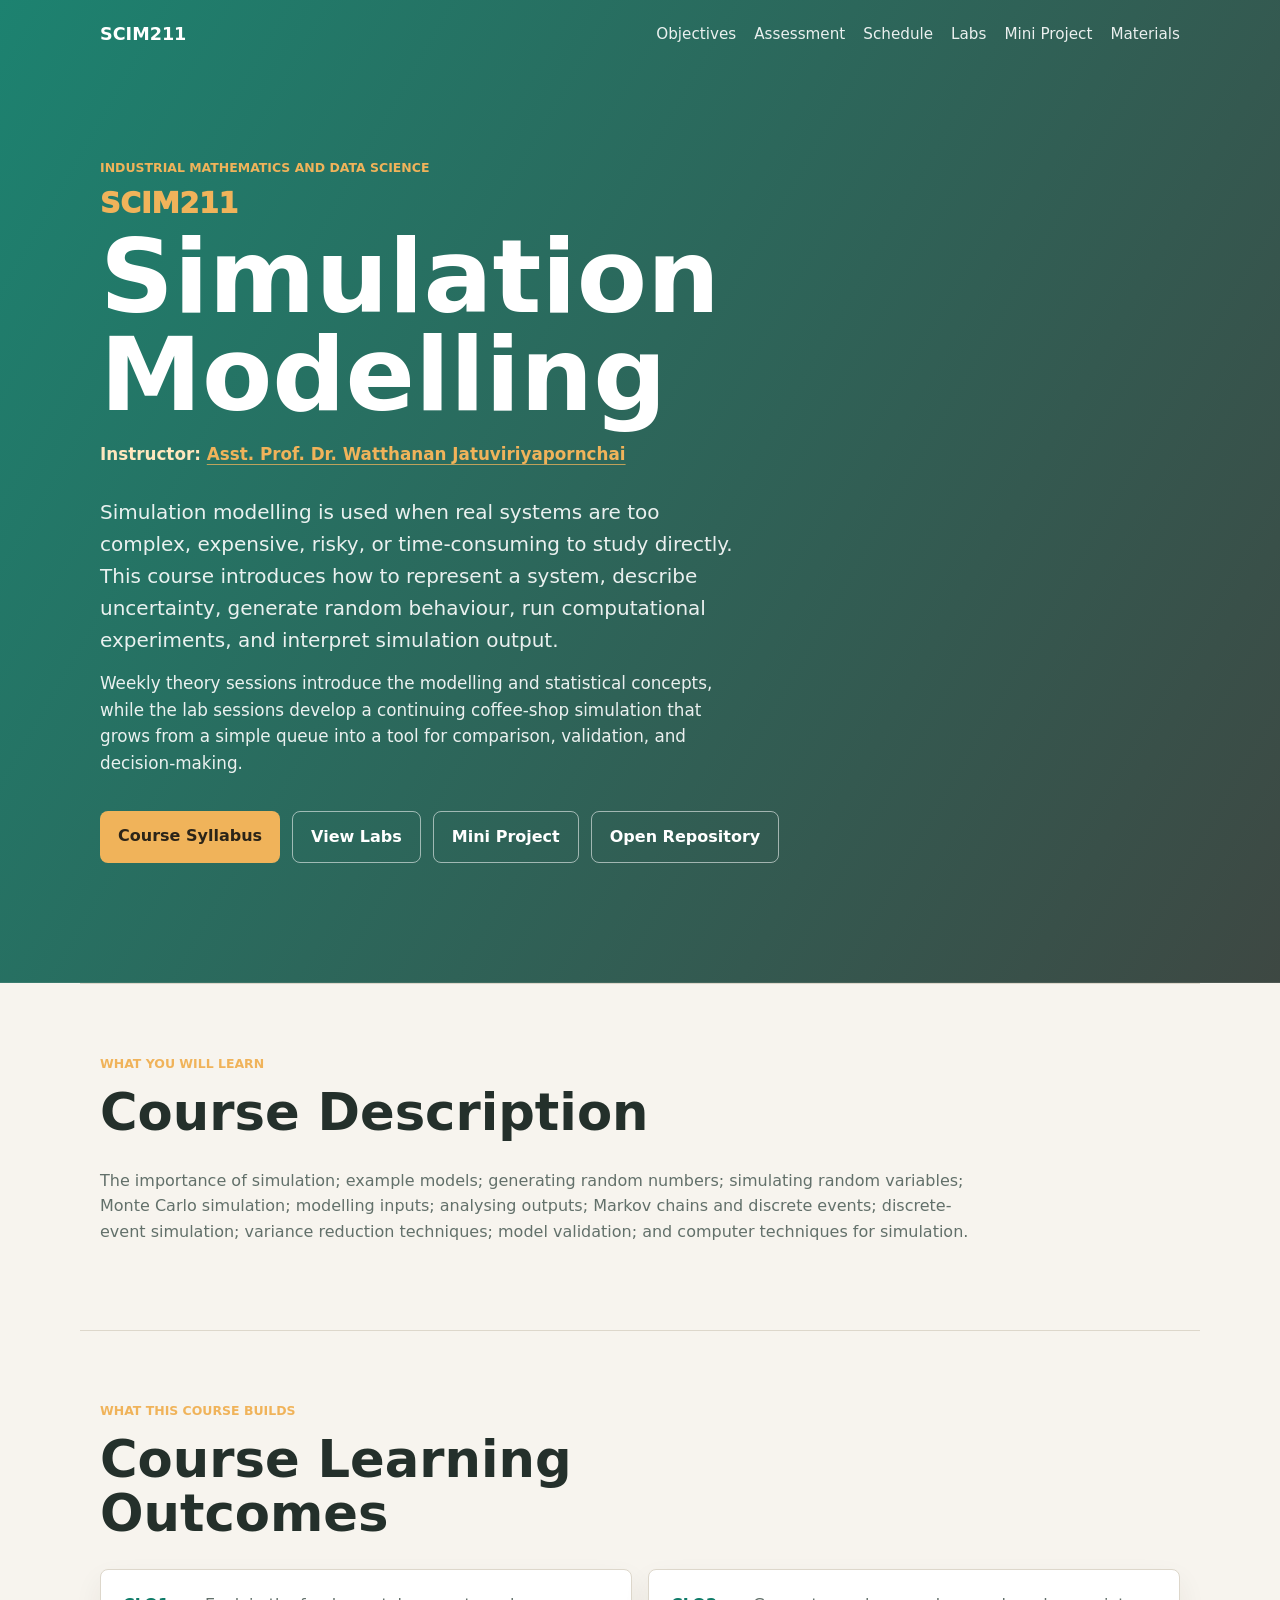
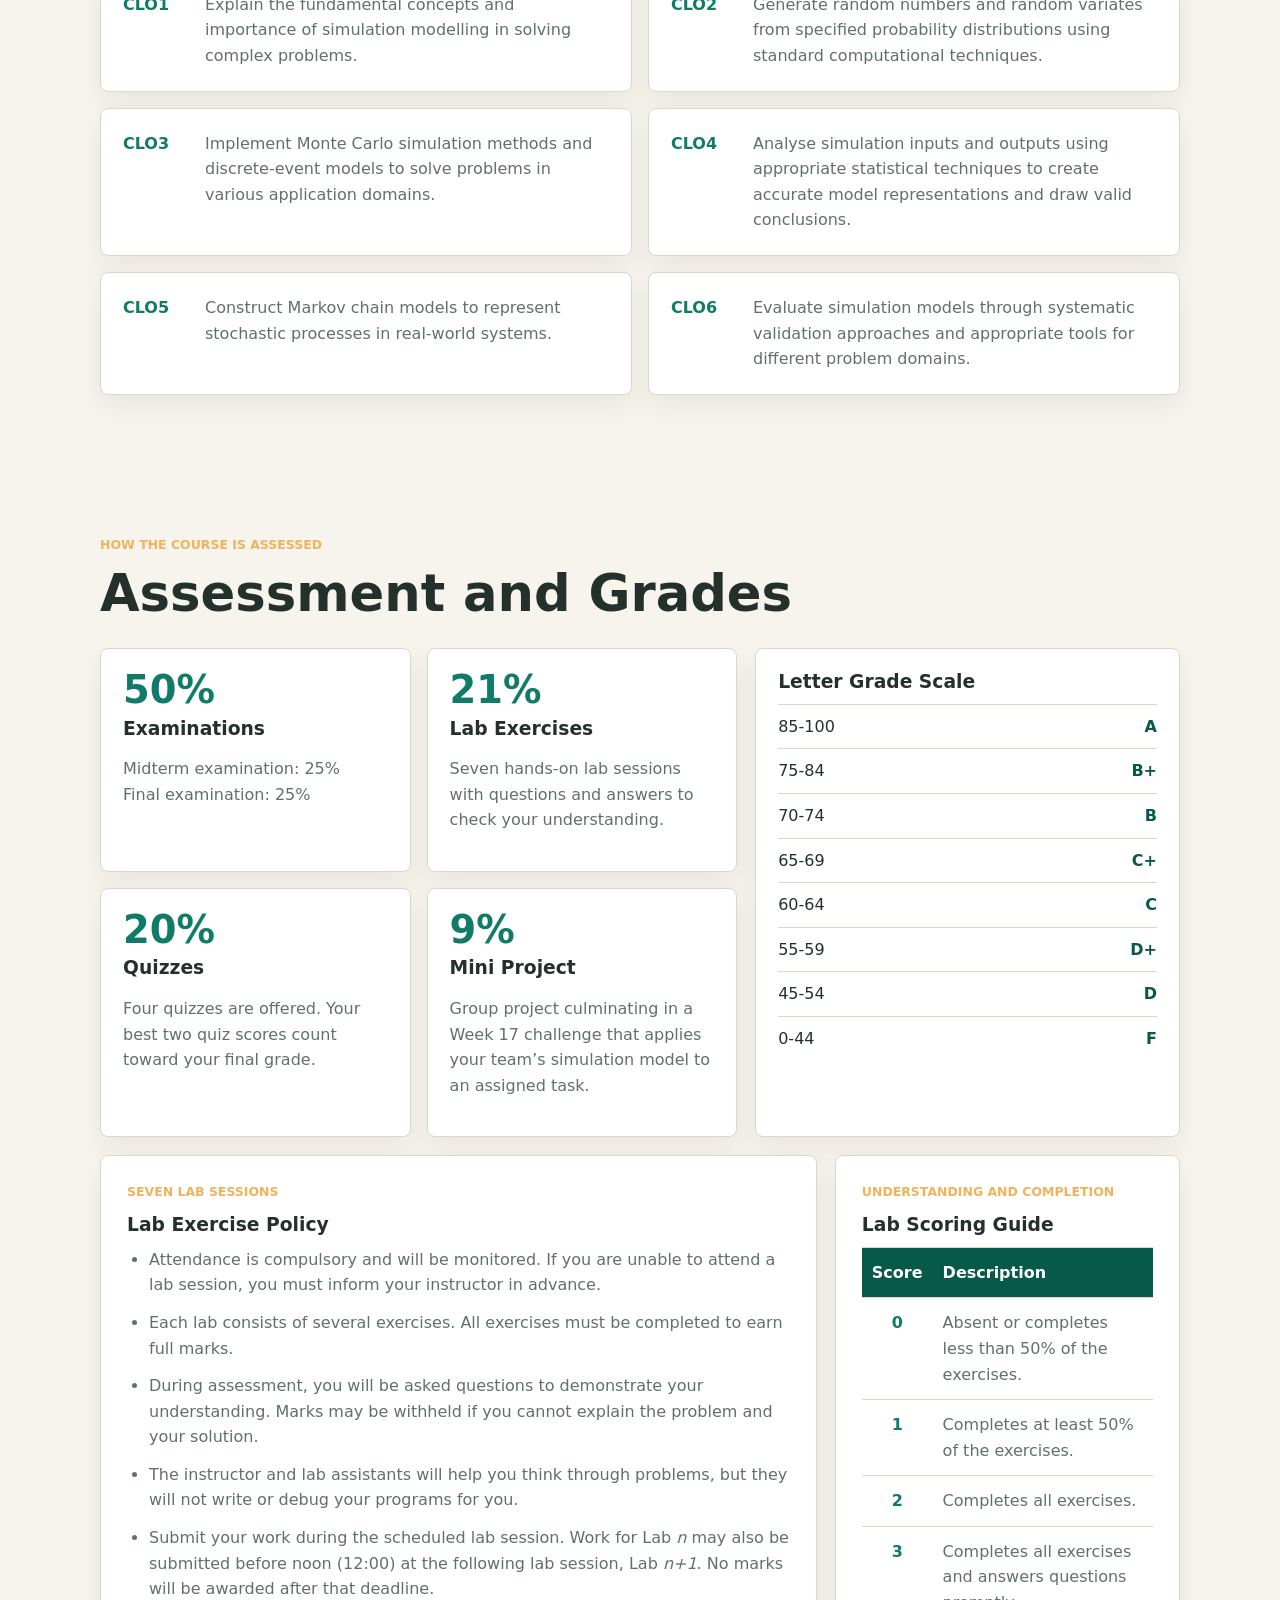
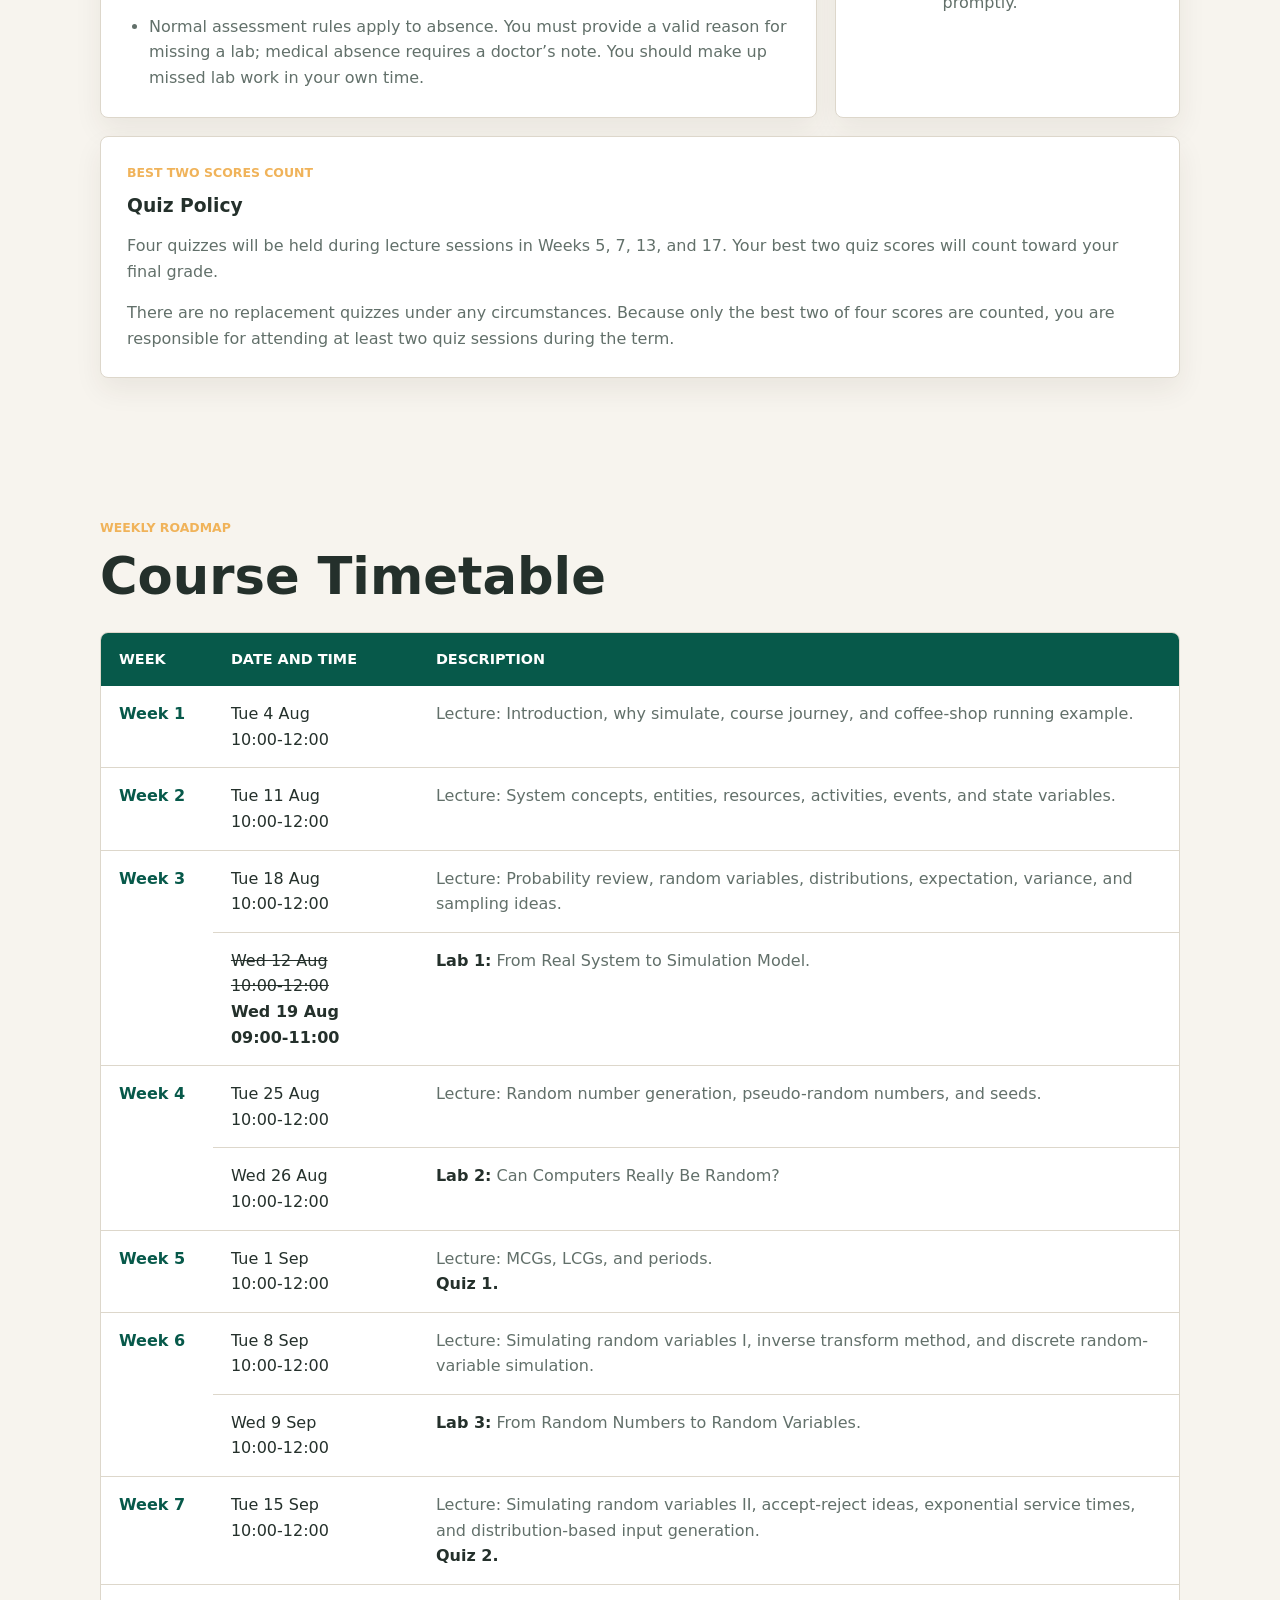
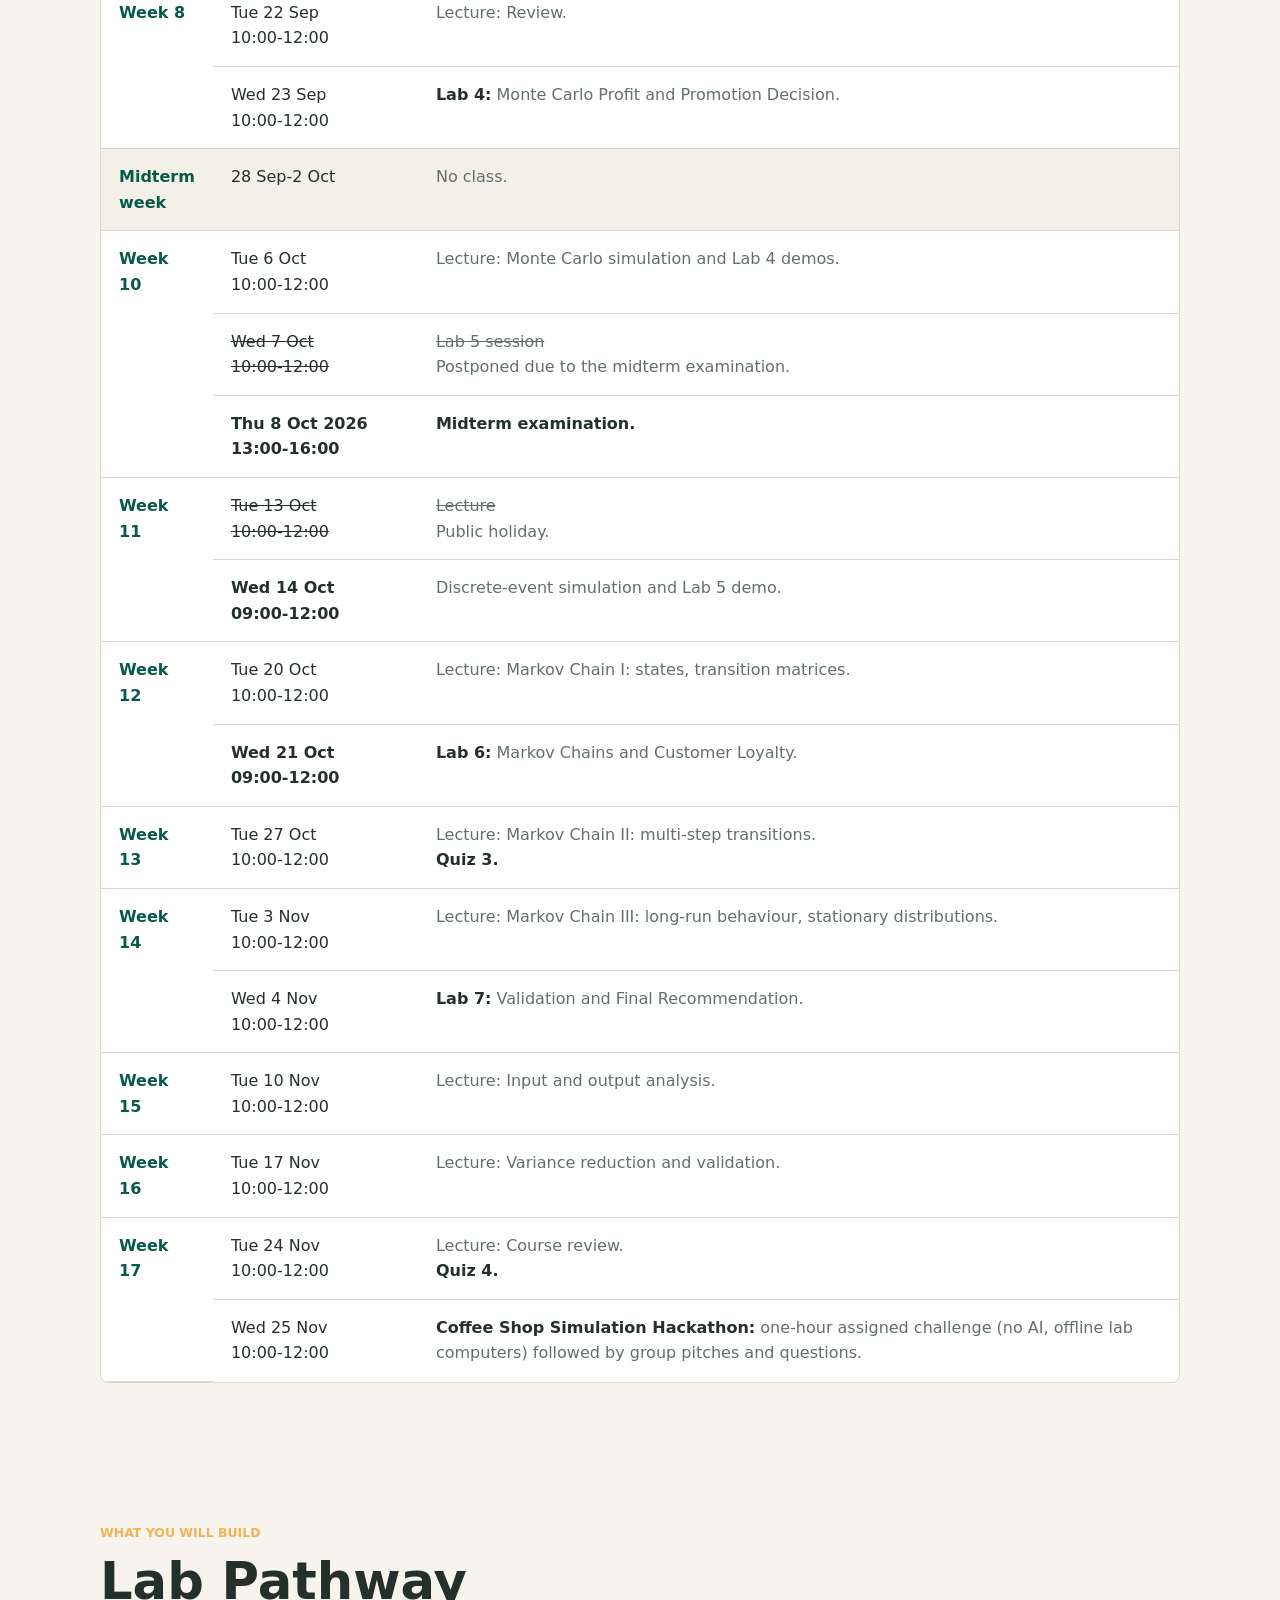
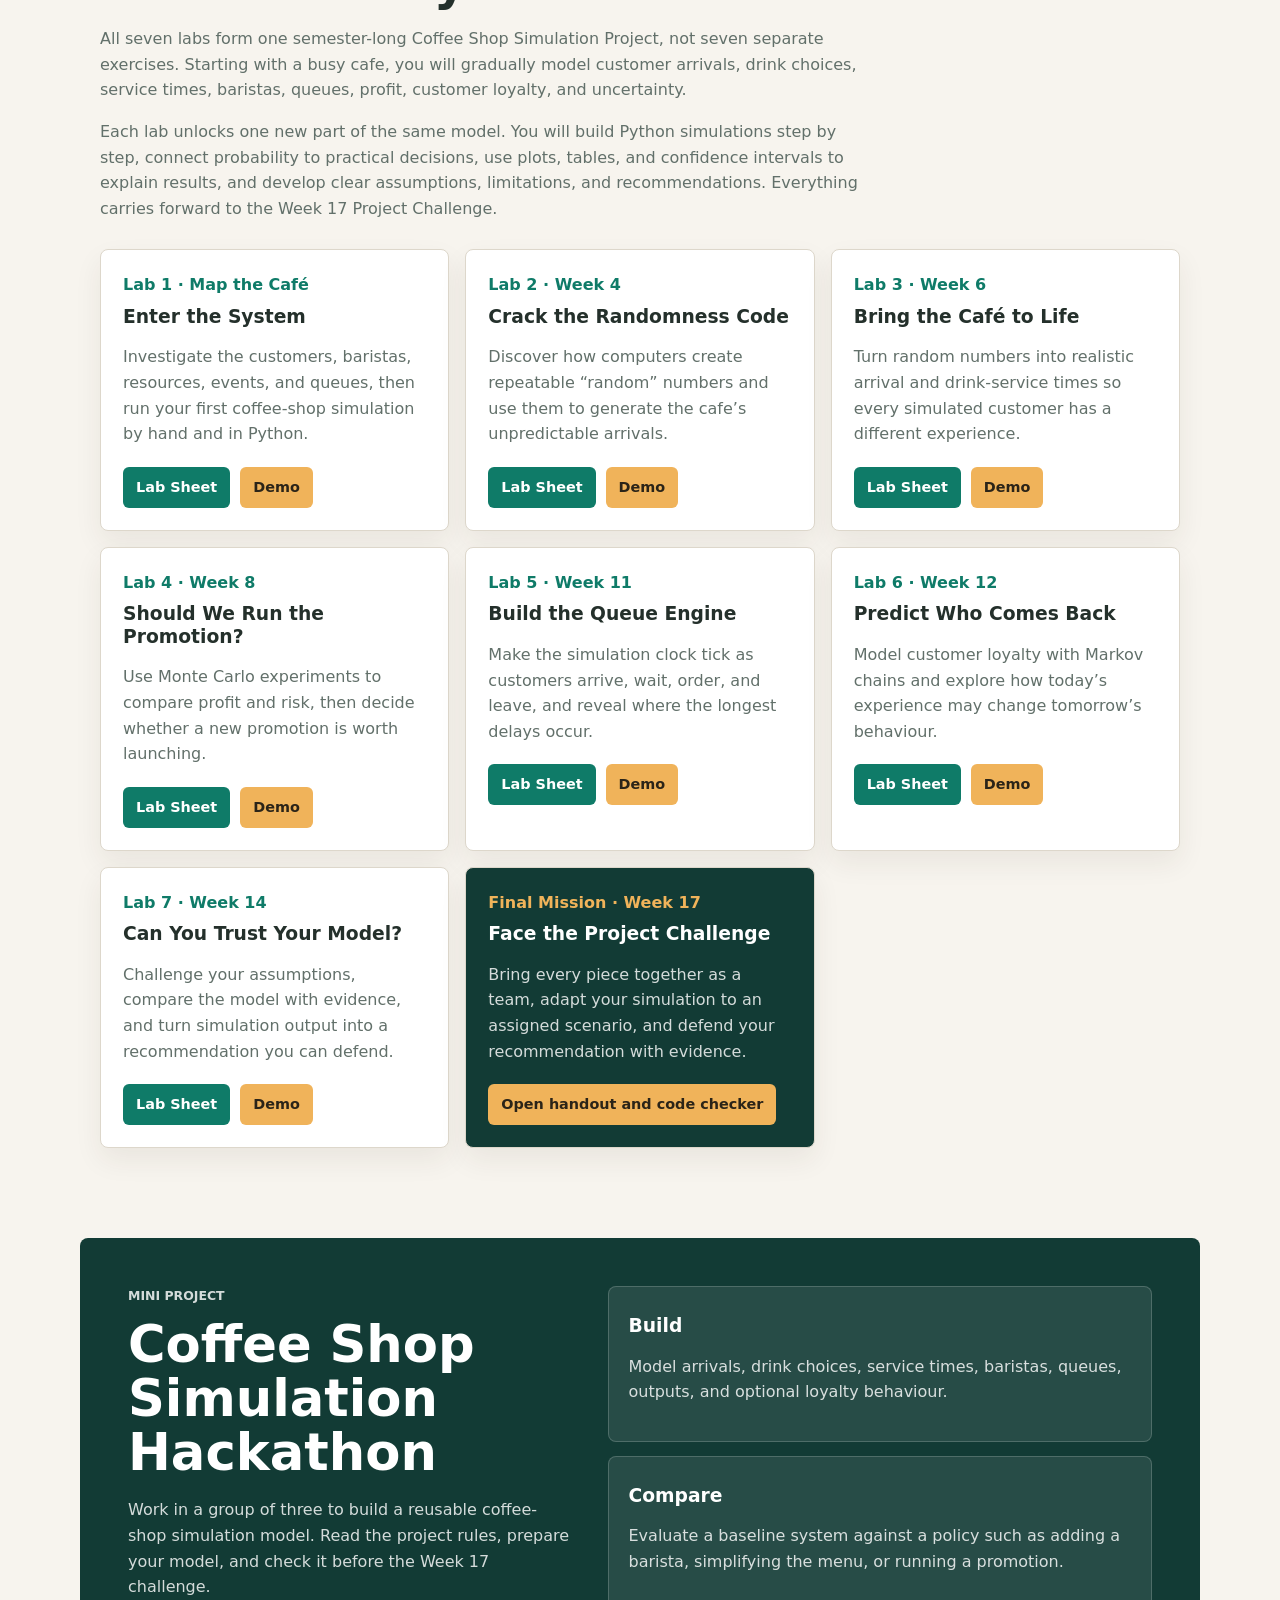
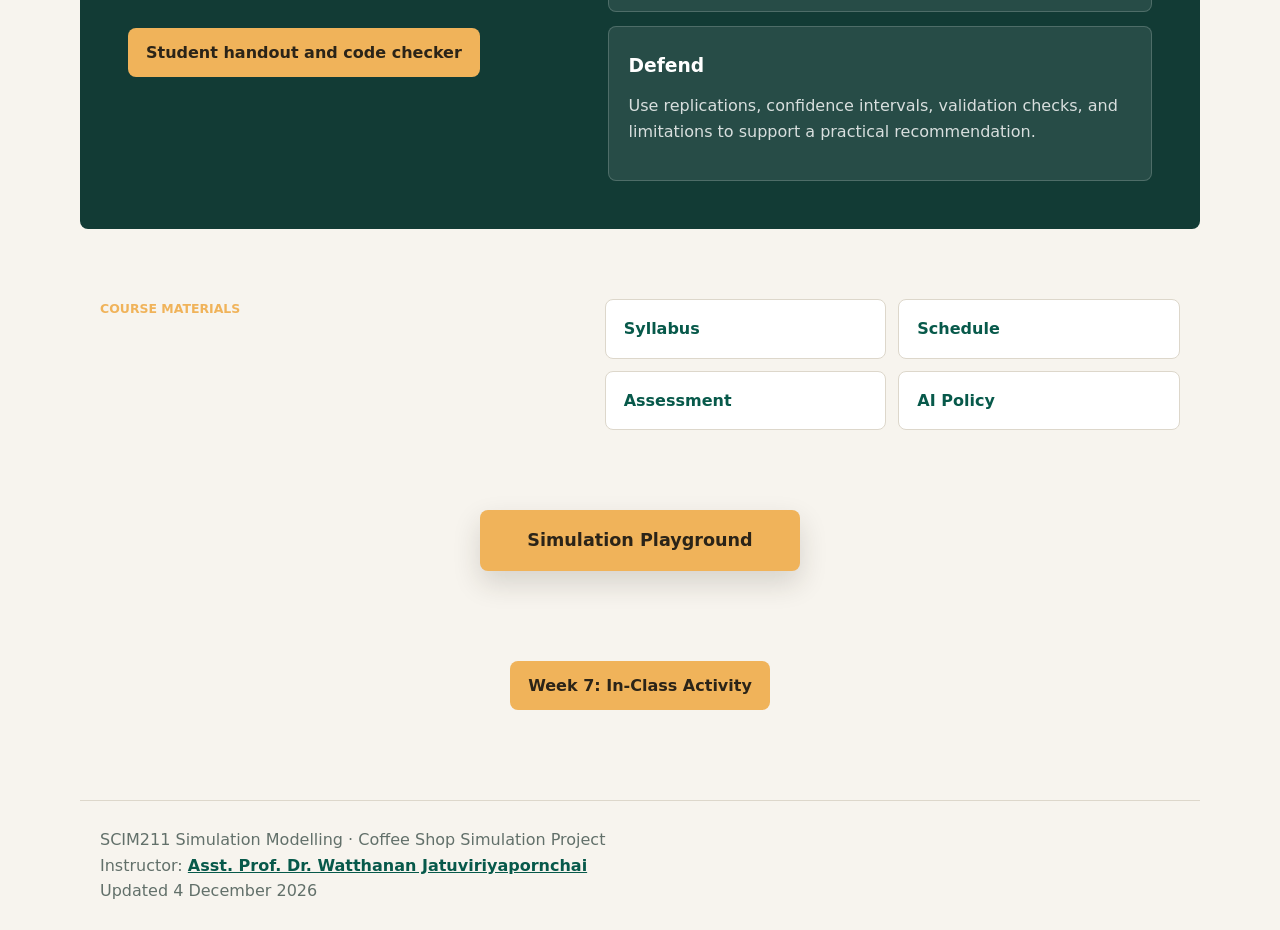
<file: docs/index.html>
<!doctype html>
<html lang="en">
  <head>
    <meta charset="utf-8">
    <meta name="viewport" content="width=device-width, initial-scale=1">
    <title>SCIM211 Simulation Modelling</title>
    <meta name="description" content="Course website for SCIM211 Simulation Modelling.">
    <link rel="stylesheet" href="style.css?v=assessment-20260728">
  </head>
  <body>
    <header class="site-header">
      <nav class="nav" aria-label="Main navigation">
        <a class="brand" href="#top">SCIM211</a>
        <div class="nav-links">
          <a href="#objectives">Objectives</a>
          <a href="#assessment">Assessment</a>
          <a href="#schedule">Schedule</a>
          <a href="#labs">Labs</a>
          <a href="#mini-project">Mini Project</a>
          <a href="#materials">Materials</a>
        </div>
      </nav>

      <section id="top" class="hero">
        <p class="eyebrow">Industrial Mathematics and Data Science</p>
        <p class="hero-code">SCIM211</p>
        <h1>Simulation Modelling</h1>
        <p class="instructor-line">
          Instructor:
          <a href="https://watthanan-jat.github.io/">Asst. Prof. Dr. Watthanan Jatuviriyapornchai</a>
        </p>
        <p class="hero-copy">
          Simulation modelling is used when real systems are too complex, expensive, risky, or time-consuming to study directly. This course introduces how to represent a system, describe uncertainty, generate random behaviour, run computational experiments, and interpret simulation output.
        </p>
        <p class="hero-copy secondary-copy">
          Weekly theory sessions introduce the modelling and statistical concepts, while the lab sessions develop a continuing coffee-shop simulation that grows from a simple queue into a tool for comparison, validation, and decision-making.
        </p>
        <div class="hero-actions">
          <a class="button primary" href="#syllabus">Course Syllabus</a>
          <a class="button secondary" href="#labs">View Labs</a>
          <a class="button secondary" href="#mini-project">Mini Project</a>
          <a class="button secondary" href="https://github.com/watthanan-jat/SCIM211-Simulation-Modelling">Open Repository</a>
        </div>
      </section>
    </header>

    <main>
      <section id="syllabus" class="section description">
        <div class="section-heading">
          <p class="eyebrow">What You Will Learn</p>
          <h2>Course Description</h2>
        </div>
        <p>
          The importance of simulation; example models; generating random numbers; simulating random variables; Monte Carlo simulation; modelling inputs; analysing outputs; Markov chains and discrete events; discrete-event simulation; variance reduction techniques; model validation; and computer techniques for simulation.
        </p>
      </section>

      <section id="objectives" class="section">
        <div class="section-heading">
          <p class="eyebrow">What This Course Builds</p>
          <h2>Course Learning Outcomes</h2>
        </div>
        <div class="clo-list">
          <article>
            <span>CLO1</span>
            <p>Explain the fundamental concepts and importance of simulation modelling in solving complex problems.</p>
          </article>
          <article>
            <span>CLO2</span>
            <p>Generate random numbers and random variates from specified probability distributions using standard computational techniques.</p>
          </article>
          <article>
            <span>CLO3</span>
            <p>Implement Monte Carlo simulation methods and discrete-event models to solve problems in various application domains.</p>
          </article>
          <article>
            <span>CLO4</span>
            <p>Analyse simulation inputs and outputs using appropriate statistical techniques to create accurate model representations and draw valid conclusions.</p>
          </article>
          <article>
            <span>CLO5</span>
            <p>Construct Markov chain models to represent stochastic processes in real-world systems.</p>
          </article>
          <article>
            <span>CLO6</span>
            <p>Evaluate simulation models through systematic validation approaches and appropriate tools for different problem domains.</p>
          </article>
        </div>
      </section>

      <section id="assessment" class="section">
        <div class="section-heading">
          <p class="eyebrow">How The Course Is Assessed</p>
          <h2>Assessment and Grades</h2>
        </div>
        <div class="assessment-layout">
          <div class="assessment-grid">
            <article>
              <span>50%</span>
              <h3>Examinations</h3>
              <p>Midterm examination: 25%<br>Final examination: 25%</p>
            </article>
            <article>
              <span>21%</span>
              <h3>Lab Exercises</h3>
              <p>Seven hands-on lab sessions with questions and answers to check your understanding.</p>
            </article>
            <article>
              <span>20%</span>
              <h3>Quizzes</h3>
              <p>Four quizzes are offered. Your best two quiz scores count toward your final grade.</p>
            </article>
            <article>
              <span>9%</span>
              <h3>Mini Project</h3>
              <p>Group project culminating in a Week 17 challenge that applies your team’s simulation model to an assigned task.</p>
            </article>
          </div>
          <div class="grade-card">
            <h3>Letter Grade Scale</h3>
            <div class="grade-table" aria-label="Letter grade scale">
              <span>85-100</span><strong>A</strong>
              <span>75-84</span><strong>B+</strong>
              <span>70-74</span><strong>B</strong>
              <span>65-69</span><strong>C+</strong>
              <span>60-64</span><strong>C</strong>
              <span>55-59</span><strong>D+</strong>
              <span>45-54</span><strong>D</strong>
              <span>0-44</span><strong>F</strong>
            </div>
          </div>
        </div>
        <div class="assessment-details">
          <article class="assessment-policy">
            <p class="eyebrow">Seven Lab Sessions</p>
            <h3>Lab Exercise Policy</h3>
            <ul>
              <li>Attendance is compulsory and will be monitored. If you are unable to attend a lab session, you must inform your instructor in advance.</li>
              <li>Each lab consists of several exercises. All exercises must be completed to earn full marks.</li>
              <li>During assessment, you will be asked questions to demonstrate your understanding. Marks may be withheld if you cannot explain the problem and your solution.</li>
              <li>The instructor and lab assistants will help you think through problems, but they will not write or debug your programs for you.</li>
              <li>Submit your work during the scheduled lab session. Work for Lab <em>n</em> may also be submitted before noon (12:00) at the following lab session, Lab <em>n+1</em>. No marks will be awarded after that deadline.</li>
              <li>Normal assessment rules apply to absence. You must provide a valid reason for missing a lab; medical absence requires a doctor’s note. You should make up missed lab work in your own time.</li>
            </ul>
          </article>
          <article class="assessment-policy">
            <p class="eyebrow">Understanding and Completion</p>
            <h3>Lab Scoring Guide</h3>
            <div class="lab-score-wrap">
              <table class="lab-score-table">
                <thead>
                  <tr>
                    <th>Score</th>
                    <th>Description</th>
                  </tr>
                </thead>
                <tbody>
                  <tr>
                    <th>0</th>
                    <td>Absent or completes less than 50% of the exercises.</td>
                  </tr>
                  <tr>
                    <th>1</th>
                    <td>Completes at least 50% of the exercises.</td>
                  </tr>
                  <tr>
                    <th>2</th>
                    <td>Completes all exercises.</td>
                  </tr>
                  <tr>
                    <th>3</th>
                    <td>Completes all exercises and answers questions promptly.</td>
                  </tr>
                </tbody>
              </table>
            </div>
          </article>
          <article class="assessment-policy quiz-policy">
            <p class="eyebrow">Best Two Scores Count</p>
            <h3>Quiz Policy</h3>
            <p>
              Four quizzes will be held during lecture sessions in Weeks 5, 7, 13, and 17. Your best two quiz scores will count toward your final grade.
            </p>
            <p>
              There are no replacement quizzes under any circumstances. Because only the best two of four scores are counted, you are responsible for attending at least two quiz sessions during the term.
            </p>
          </article>
        </div>
      </section>

      <section id="schedule" class="section">
        <div class="section-heading">
          <p class="eyebrow">Weekly Roadmap</p>
          <h2>Course Timetable</h2>
        </div>
        <div class="schedule-wrap">
          <table class="schedule-table">
            <thead>
              <tr>
                <th>Week</th>
                <th>Date and Time</th>
                <th>Description</th>
              </tr>
            </thead>
            <tbody>
              <tr>
                <th>Week 1</th>
                <td>Tue 4 Aug<br>10:00-12:00</td>
                <td>Lecture: Introduction, why simulate, course journey, and coffee-shop running example.</td>
              </tr>
              <tr>
                <th>Week 2</th>
                <td>Tue 11 Aug<br>10:00-12:00</td>
                <td>Lecture: System concepts, entities, resources, activities, events, and state variables.</td>
              </tr>
              <tr>
                <th rowspan="2">Week 3</th>
                <td>Tue 18 Aug<br>10:00-12:00</td>
                <td>Lecture: Probability review, random variables, distributions, expectation, variance, and sampling ideas.</td>
              </tr>
              <tr>
                <td><del>Wed 12 Aug<br>10:00-12:00</del><br><strong>Wed 19 Aug<br>09:00-11:00</strong></td>
                <td><strong>Lab 1:</strong> From Real System to Simulation Model.</td>
              </tr>
              <tr>
                <th rowspan="2">Week 4</th>
                <td>Tue 25 Aug<br>10:00-12:00</td>
                <td>Lecture: Random number generation, pseudo-random numbers, and seeds.</td>
              </tr>
              <tr>
                <td>Wed 26 Aug<br>10:00-12:00</td>
                <td><strong>Lab 2:</strong> Can Computers Really Be Random?</td>
              </tr>
              <tr>
                <th>Week 5</th>
                <td>Tue 1 Sep<br>10:00-12:00</td>
                <td>Lecture: MCGs, LCGs, and periods.<br><strong>Quiz 1.</strong></td>
              </tr>
              <tr>
                <th rowspan="2">Week 6</th>
                <td>Tue 8 Sep<br>10:00-12:00</td>
                <td>Lecture: Simulating random variables I, inverse transform method, and discrete random-variable simulation.</td>
              </tr>
              <tr>
                <td>Wed 9 Sep<br>10:00-12:00</td>
                <td><strong>Lab 3:</strong> From Random Numbers to Random Variables.</td>
              </tr>
              <tr>
                <th>Week 7</th>
                <td>Tue 15 Sep<br>10:00-12:00</td>
                <td>Lecture: Simulating random variables II, accept-reject ideas, exponential service times, and distribution-based input generation.<br><strong>Quiz 2.</strong></td>
              </tr>
              <tr>
                <th rowspan="2">Week 8</th>
                <td>Tue 22 Sep<br>10:00-12:00</td>
                <td>Lecture: Review.</td>
              </tr>
              <tr>
                <td>Wed 23 Sep<br>10:00-12:00</td>
                <td><strong>Lab 4:</strong> Monte Carlo Profit and Promotion Decision.</td>
              </tr>
              <tr class="schedule-break">
                <th>Midterm week</th>
                <td>28 Sep-2 Oct</td>
                <td>No class.</td>
              </tr>
              <tr>
                <th rowspan="3">Week 10</th>
                <td>Tue 6 Oct<br>10:00-12:00</td>
                <td>Lecture: Monte Carlo simulation and Lab 4 demos.</td>
              </tr>
              <tr>
                <td><del>Wed 7 Oct<br>10:00-12:00</del></td>
                <td><del>Lab 5 session</del><br>Postponed due to the midterm examination.</td>
              </tr>
              <tr>
                <td><strong>Thu 8 Oct 2026<br>13:00-16:00</strong></td>
                <td><strong>Midterm examination.</strong></td>
              </tr>
              <tr>
                <th rowspan="2">Week 11</th>
                <td><del>Tue 13 Oct<br>10:00-12:00</del></td>
                <td><del>Lecture</del><br>Public holiday.</td>
              </tr>
              <tr>
                <td><strong>Wed 14 Oct<br>09:00-12:00</strong></td>
                <td>Discrete-event simulation and Lab 5 demo.</td>
              </tr>
              <tr>
                <th rowspan="2">Week 12</th>
                <td>Tue 20 Oct<br>10:00-12:00</td>
                <td>Lecture: Markov Chain I: states, transition matrices.</td>
              </tr>
              <tr>
                <td><strong>Wed 21 Oct<br>09:00-12:00</strong></td>
                <td><strong>Lab 6:</strong> Markov Chains and Customer Loyalty.</td>
              </tr>
              <tr>
                <th>Week 13</th>
                <td>Tue 27 Oct<br>10:00-12:00</td>
                <td>Lecture: Markov Chain II: multi-step transitions.<br><strong>Quiz 3.</strong></td>
              </tr>
              <tr>
                <th rowspan="2">Week 14</th>
                <td>Tue 3 Nov<br>10:00-12:00</td>
                <td>Lecture: Markov Chain III: long-run behaviour, stationary distributions.</td>
              </tr>
              <tr>
                <td>Wed 4 Nov<br>10:00-12:00</td>
                <td><strong>Lab 7:</strong> Validation and Final Recommendation.</td>
              </tr>
              <tr>
                <th>Week 15</th>
                <td>Tue 10 Nov<br>10:00-12:00</td>
                <td>Lecture: Input and output analysis.</td>
              </tr>
              <tr>
                <th>Week 16</th>
                <td>Tue 17 Nov<br>10:00-12:00</td>
                <td>Lecture: Variance reduction and validation.</td>
              </tr>
              <tr>
                <th rowspan="2">Week 17</th>
                <td>Tue 24 Nov<br>10:00-12:00</td>
                <td>Lecture: Course review.<br><strong>Quiz 4.</strong></td>
              </tr>
              <tr>
                <td>Wed 25 Nov<br>10:00-12:00</td>
                <td><strong>Coffee Shop Simulation Hackathon:</strong> one-hour assigned challenge (no AI, offline lab computers) followed by group pitches and questions.</td>
              </tr>
            </tbody>
          </table>
        </div>
      </section>

      <section id="labs" class="section">
        <div class="section-heading">
          <p class="eyebrow">What You Will Build</p>
          <h2>Lab Pathway</h2>
          <p class="section-intro">
            All seven labs form one semester-long Coffee Shop Simulation Project, not seven separate exercises. Starting with a busy cafe, you will gradually model customer arrivals, drink choices, service times, baristas, queues, profit, customer loyalty, and uncertainty.
          </p>
          <p class="section-intro">
            Each lab unlocks one new part of the same model. You will build Python simulations step by step, connect probability to practical decisions, use plots, tables, and confidence intervals to explain results, and develop clear assumptions, limitations, and recommendations. Everything carries forward to the Week 17 Project Challenge.
          </p>
        </div>
        <div class="lab-grid">
          <article class="lab-card">
            <span>Lab 1 · Map the Café</span>
            <h3>Enter the System</h3>
            <p>Investigate the customers, baristas, resources, events, and queues, then run your first coffee-shop simulation by hand and in Python.</p>
            <div class="lab-actions">
              <a class="lab-link" href="https://github.com/watthanan-jat/SCIM211-Simulation-Modelling/blob/main/labs/Lab01_SystemConcepts/lab_sheet.md">Lab Sheet</a>
              <a class="lab-link demo-link" href="labs/Lab01_Demo.html">Demo</a>
            </div>
          </article>
          <article class="lab-card">
            <span>Lab 2 · Week 4</span>
            <h3>Crack the Randomness Code</h3>
            <p>Discover how computers create repeatable “random” numbers and use them to generate the cafe’s unpredictable arrivals.</p>
            <div class="lab-actions">
              <a class="lab-link" href="https://github.com/watthanan-jat/SCIM211-Simulation-Modelling/blob/main/labs/Lab02_RandomNumbers/lab_sheet.md">Lab Sheet</a>
              <a class="lab-link demo-link" href="labs/Lab02_Demo.html">Demo</a>
            </div>
          </article>
          <article class="lab-card">
            <span>Lab 3 · Week 6</span>
            <h3>Bring the Café to Life</h3>
            <p>Turn random numbers into realistic arrival and drink-service times so every simulated customer has a different experience.</p>
            <div class="lab-actions">
              <a class="lab-link" href="https://github.com/watthanan-jat/SCIM211-Simulation-Modelling/blob/main/labs/Lab03_RandomVariables/lab_sheet.md">Lab Sheet</a>
              <a class="lab-link demo-link" href="labs/Lab03_Demo.html">Demo</a>
            </div>
          </article>
          <article class="lab-card">
            <span>Lab 4 · Week 8</span>
            <h3>Should We Run the Promotion?</h3>
            <p>Use Monte Carlo experiments to compare profit and risk, then decide whether a new promotion is worth launching.</p>
            <div class="lab-actions">
              <a class="lab-link" href="https://github.com/watthanan-jat/SCIM211-Simulation-Modelling/blob/main/labs/Lab04_MonteCarlo/lab_sheet.md">Lab Sheet</a>
              <a class="lab-link demo-link" href="labs/Lab04_Demo.html">Demo</a>
            </div>
          </article>
          <article class="lab-card">
            <span>Lab 5 · Week 11</span>
            <h3>Build the Queue Engine</h3>
            <p>Make the simulation clock tick as customers arrive, wait, order, and leave, and reveal where the longest delays occur.</p>
            <div class="lab-actions">
              <a class="lab-link" href="https://github.com/watthanan-jat/SCIM211-Simulation-Modelling/blob/main/labs/Lab05_DES/lab_sheet.md">Lab Sheet</a>
              <a class="lab-link demo-link" href="labs/Lab05_Demo.html">Demo</a>
            </div>
          </article>
          <article class="lab-card">
            <span>Lab 6 · Week 12</span>
            <h3>Predict Who Comes Back</h3>
            <p>Model customer loyalty with Markov chains and explore how today’s experience may change tomorrow’s behaviour.</p>
            <div class="lab-actions">
              <a class="lab-link" href="https://github.com/watthanan-jat/SCIM211-Simulation-Modelling/blob/main/labs/Lab06_MarkovChains/lab_sheet.md">Lab Sheet</a>
              <a class="lab-link demo-link" href="labs/Lab06_Demo.html">Demo</a>
            </div>
          </article>
          <article class="lab-card">
            <span>Lab 7 · Week 14</span>
            <h3>Can You Trust Your Model?</h3>
            <p>Challenge your assumptions, compare the model with evidence, and turn simulation output into a recommendation you can defend.</p>
            <div class="lab-actions">
              <a class="lab-link" href="https://github.com/watthanan-jat/SCIM211-Simulation-Modelling/blob/main/labs/Lab07_Validation/lab_sheet.md">Lab Sheet</a>
              <a class="lab-link demo-link" href="labs/Lab07_Demo.html">Demo</a>
            </div>
          </article>
          <article class="lab-card project-card">
            <span>Final Mission · Week 17</span>
            <h3>Face the Project Challenge</h3>
            <p>Bring every piece together as a team, adapt your simulation to an assigned scenario, and defend your recommendation with evidence.</p>
            <div class="lab-actions">
              <a class="lab-link demo-link" href="mini-project.html">Open handout and code checker</a>
            </div>
          </article>
        </div>
      </section>

      <section id="mini-project" class="section project-callout">
        <div>
          <p class="eyebrow">Mini Project</p>
          <h2>Coffee Shop Simulation Hackathon</h2>
          <p>
            Work in a group of three to build a reusable coffee-shop simulation model. Read the project rules, prepare your model, and check it before the Week 17 challenge.
          </p>
          <a class="button project-button" href="mini-project.html">Student handout and code checker</a>
        </div>
        <div class="project-points">
          <article>
            <h3>Build</h3>
            <p>Model arrivals, drink choices, service times, baristas, queues, outputs, and optional loyalty behaviour.</p>
          </article>
          <article>
            <h3>Compare</h3>
            <p>Evaluate a baseline system against a policy such as adding a barista, simplifying the menu, or running a promotion.</p>
          </article>
          <article>
            <h3>Defend</h3>
            <p>Use replications, confidence intervals, validation checks, and limitations to support a practical recommendation.</p>
          </article>
        </div>
      </section>

      <section id="materials" class="section materials">
        <div>
          <p class="eyebrow">Course Materials</p>
        </div>
        <div class="material-links">
          <a href="https://github.com/watthanan-jat/SCIM211-Simulation-Modelling/blob/main/syllabus.md">Syllabus</a>
          <a href="https://github.com/watthanan-jat/SCIM211-Simulation-Modelling/blob/main/schedule.md">Schedule</a>
          <a href="https://github.com/watthanan-jat/SCIM211-Simulation-Modelling/blob/main/assessment.md">Assessment</a>
          <a href="https://github.com/watthanan-jat/SCIM211-Simulation-Modelling/blob/main/ai_policy.md">AI Policy</a>
        </div>
      </section>

      <section class="section playground-entry" aria-label="Interactive simulation playground">
        <a class="button playground-button" href="playground/index.html">Simulation Playground</a>
      </section>

      <section class="section artifact-entry" aria-label="Course artifact">
        <a class="button primary" href="https://claude.ai/code/artifact/6a86d804-49c6-4296-b748-1f4cbb5707d7?sk=WsA63ZzzUAfnhfyYyJSepw" target="_blank" rel="noopener">Week 7: In-Class Activity</a>
      </section>
    </main>

    <footer>
      <p>SCIM211 Simulation Modelling · Coffee Shop Simulation Project</p>
      <p>Instructor: <a href="https://watthanan-jat.github.io/">Asst. Prof. Dr. Watthanan Jatuviriyapornchai</a></p>
      <p>Updated <time id="last-updated" datetime="2026-07-29">29 July 2026</time></p>
    </footer>
    <script>
      const lastUpdated = new Date(document.lastModified);
      const lastUpdatedElement = document.getElementById("last-updated");

      if (!Number.isNaN(lastUpdated.getTime())) {
        lastUpdatedElement.textContent = new Intl.DateTimeFormat("en-GB", {
          day: "numeric",
          month: "long",
          year: "numeric"
        }).format(lastUpdated);
        lastUpdatedElement.dateTime = lastUpdated.toISOString();
      }
    </script>
  </body>
</html>
</file>
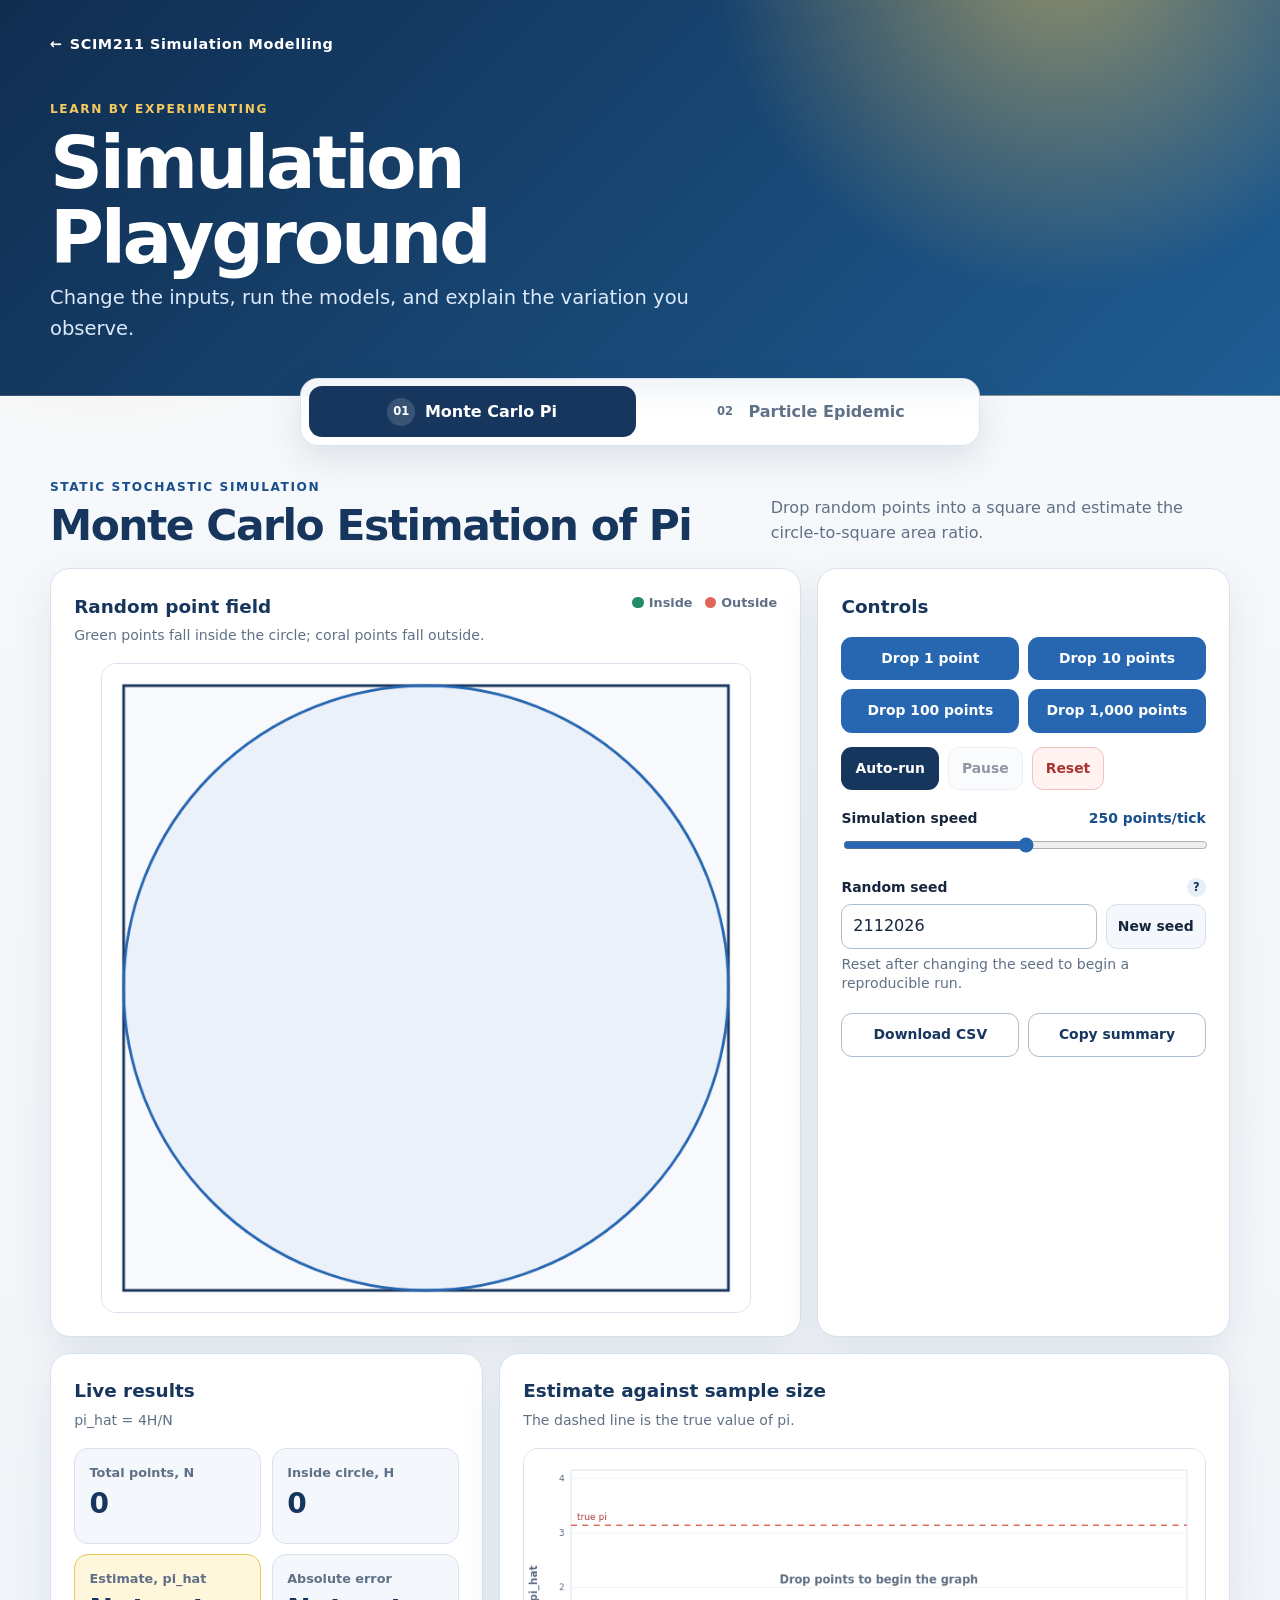
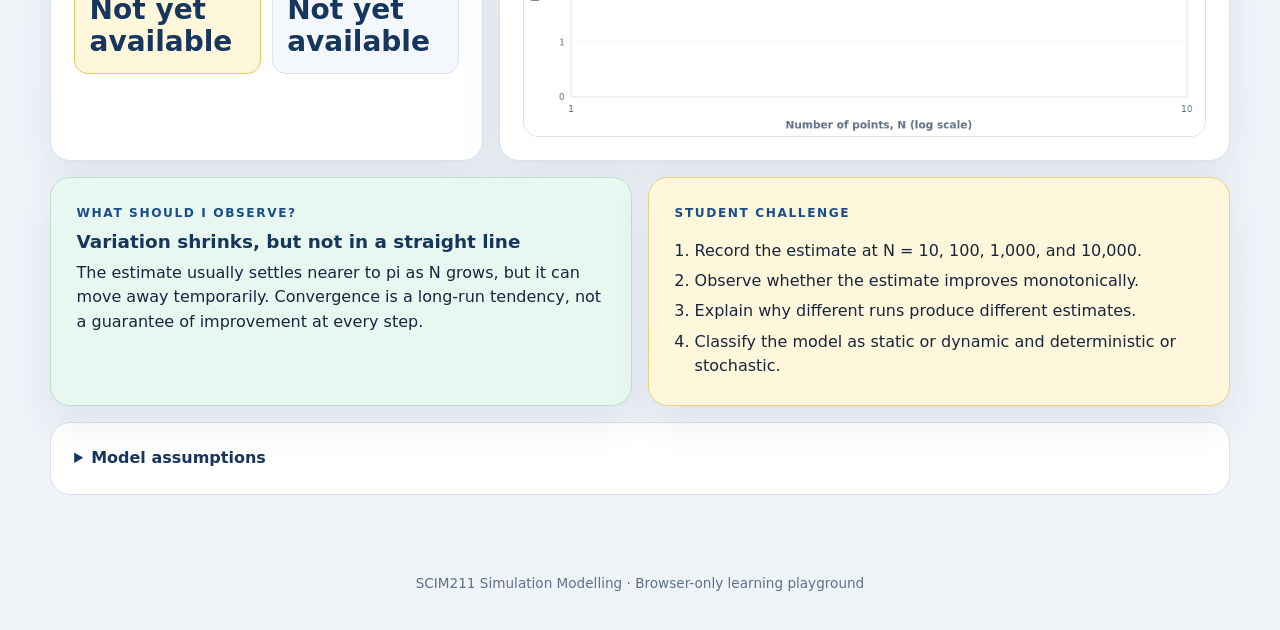
<file: docs/playground/index.html>
<!doctype html>
<html lang="en">
  <head>
    <meta charset="utf-8">
    <meta name="viewport" content="width=device-width, initial-scale=1">
    <meta name="description" content="Interactive browser simulations for SCIM211 Simulation Modelling.">
    <title>SCIM211 Simulation Playground</title>
    <link rel="stylesheet" href="style.css">
    <script src="app.js" defer></script>
  </head>
  <body>
    <a class="skip-link" href="#playground">Skip to simulations</a>

    <header class="site-header">
      <div class="header-inner">
        <a class="course-link" href="../">SCIM211 Simulation Modelling</a>
        <p class="eyebrow">Learn by experimenting</p>
        <h1>Simulation Playground</h1>
        <p class="header-copy">Change the inputs, run the models, and explain the variation you observe.</p>
      </div>
    </header>

    <main id="playground" class="page-shell">
      <div class="tabs" role="tablist" aria-label="Choose a simulation">
        <button
          id="pi-tab"
          class="tab-button is-active"
          type="button"
          role="tab"
          aria-selected="true"
          aria-controls="pi-panel"
          tabindex="0"
        >
          <span class="tab-number">01</span>
          Monte Carlo Pi
        </button>
        <button
          id="sir-tab"
          class="tab-button"
          type="button"
          role="tab"
          aria-selected="false"
          aria-controls="sir-panel"
          tabindex="-1"
        >
          <span class="tab-number">02</span>
          Particle Epidemic
        </button>
      </div>

      <section id="pi-panel" class="simulation-panel" role="tabpanel" aria-labelledby="pi-tab">
        <div class="panel-heading">
          <div>
            <p class="eyebrow">Static stochastic simulation</p>
            <h2>Monte Carlo Estimation of Pi</h2>
          </div>
          <p>Drop random points into a square and estimate the circle-to-square area ratio.</p>
        </div>

        <div class="workspace-grid">
          <article class="card visual-card">
            <div class="card-heading">
              <div>
                <h3>Random point field</h3>
                <p>Green points fall inside the circle; coral points fall outside.</p>
              </div>
              <div class="legend" aria-label="Point legend">
                <span><i class="legend-dot inside-dot"></i>Inside</span>
                <span><i class="legend-dot outside-dot"></i>Outside</span>
              </div>
            </div>
            <div class="canvas-frame square-frame">
              <canvas id="pi-canvas" width="720" height="720" role="img" aria-label="A square with an inscribed circle and random points"></canvas>
            </div>
          </article>

          <aside class="card control-card" aria-label="Monte Carlo controls">
            <h3>Controls</h3>
            <div class="button-grid drop-grid">
              <button type="button" class="button primary pi-drop" data-count="1" title="Generate one random point">Drop 1 point</button>
              <button type="button" class="button primary pi-drop" data-count="10" title="Generate ten random points">Drop 10 points</button>
              <button type="button" class="button primary pi-drop" data-count="100" title="Generate one hundred random points">Drop 100 points</button>
              <button type="button" class="button primary pi-drop" data-count="1000" title="Generate one thousand random points">Drop 1,000 points</button>
            </div>

            <div class="button-row">
              <button id="pi-run" type="button" class="button accent" title="Continuously generate points">Auto-run</button>
              <button id="pi-pause" type="button" class="button quiet" title="Pause automatic point generation" disabled>Pause</button>
              <button id="pi-reset" type="button" class="button danger" title="Clear all points and restart with the current seed">Reset</button>
            </div>

            <label class="field-label" for="pi-speed">
              Simulation speed
              <output id="pi-speed-output" for="pi-speed">250 points/tick</output>
            </label>
            <input id="pi-speed" type="range" min="1" max="5" step="1" value="3" title="Choose how many points are generated during each automatic update">

            <label class="field-label" for="pi-seed">
              Random seed
              <span class="help" title="Use the same seed to reproduce the same sequence of points" aria-label="The seed makes a run reproducible">?</span>
            </label>
            <div class="seed-row">
              <input id="pi-seed" type="text" inputmode="numeric" maxlength="12" value="2112026" aria-describedby="pi-seed-note">
              <button id="pi-new-seed" type="button" class="button quiet compact" title="Generate a new random seed">New seed</button>
            </div>
            <p id="pi-seed-note" class="field-note">Reset after changing the seed to begin a reproducible run.</p>

            <div class="export-row">
              <button id="pi-download" type="button" class="button outline" title="Download the estimate history as a CSV file">Download CSV</button>
              <button id="pi-copy" type="button" class="button outline" title="Copy the current parameters and result">Copy summary</button>
            </div>
            <p id="pi-copy-status" class="copy-status" role="status" aria-live="polite"></p>
          </aside>
        </div>

        <div class="results-grid">
          <article class="card stats-card">
            <div class="card-heading">
              <div>
                <h3>Live results</h3>
                <p aria-hidden="true">pi_hat = 4H/N</p>
              </div>
            </div>
            <div class="stat-grid" aria-live="polite">
              <div class="stat"><span>Total points, N</span><strong id="pi-total">0</strong></div>
              <div class="stat"><span>Inside circle, H</span><strong id="pi-inside">0</strong></div>
              <div class="stat highlight"><span>Estimate, pi_hat</span><strong id="pi-estimate">Not yet available</strong></div>
              <div class="stat"><span>Absolute error</span><strong id="pi-error">Not yet available</strong></div>
            </div>
          </article>

          <article class="card graph-card">
            <div class="card-heading">
              <div>
                <h3>Estimate against sample size</h3>
                <p>The dashed line is the true value of pi.</p>
              </div>
            </div>
            <div class="canvas-frame graph-frame">
              <canvas id="pi-graph" width="900" height="380" role="img" aria-label="Line graph of the estimate of pi against the number of points"></canvas>
            </div>
          </article>
        </div>

        <div class="learning-grid">
          <article class="observe-box">
            <p class="eyebrow">What should I observe?</p>
            <h3>Variation shrinks, but not in a straight line</h3>
            <p>The estimate usually settles nearer to pi as N grows, but it can move away temporarily. Convergence is a long-run tendency, not a guarantee of improvement at every step.</p>
          </article>

          <article class="challenge-box">
            <p class="eyebrow">Student challenge</p>
            <ol>
              <li>Record the estimate at N = 10, 100, 1,000, and 10,000.</li>
              <li>Observe whether the estimate improves monotonically.</li>
              <li>Explain why different runs produce different estimates.</li>
              <li>Classify the model as static or dynamic and deterministic or stochastic.</li>
            </ol>
          </article>
        </div>

        <details class="assumptions card">
          <summary>Model assumptions</summary>
          <ul>
            <li>Each point is sampled independently and uniformly from the square.</li>
            <li>The circle has radius 1 and the square covers [-1, 1] by [-1, 1].</li>
            <li>A point on the circle boundary is counted as inside.</li>
            <li>The pseudo-random number generator and seed determine the sample path.</li>
          </ul>
        </details>
      </section>

      <section id="sir-panel" class="simulation-panel" role="tabpanel" aria-labelledby="sir-tab" hidden>
        <div class="panel-heading">
          <div>
            <p class="eyebrow">Dynamic stochastic simulation</p>
            <h2>Interacting-Particle Epidemic Simulation</h2>
          </div>
          <p>Watch infection spread through local interactions on a ring using synchronous time steps.</p>
        </div>

        <div class="workspace-grid">
          <article class="card visual-card">
            <div class="card-heading">
              <div>
                <h3>SIR particle ring</h3>
                <p>Each particle interacts only with its left and right neighbours.</p>
              </div>
              <div class="legend" aria-label="Particle-state legend">
                <span><i class="legend-dot susceptible-dot"></i>S</span>
                <span><i class="legend-dot infected-dot"></i>I</span>
                <span><i class="legend-dot recovered-dot"></i>R</span>
              </div>
            </div>
            <div class="canvas-frame ring-frame">
              <canvas id="sir-canvas" width="840" height="650" role="img" aria-label="Susceptible, infected, and recovered particles arranged on a ring"></canvas>
            </div>
          </article>

          <aside class="card control-card" aria-label="Epidemic controls">
            <h3>Controls</h3>
            <label class="field-label" for="sir-n">Number of particles <output id="sir-n-output" for="sir-n">40</output></label>
            <input id="sir-n" type="range" min="10" max="80" step="1" value="40" title="Set the population size on the ring">

            <label class="field-label" for="sir-initial">Initially infected <output id="sir-initial-output" for="sir-initial">2</output></label>
            <input id="sir-initial" type="range" min="1" max="20" step="1" value="2" title="Set the number infected at time zero">

            <label class="field-label" for="sir-p">Infection probability, p <output id="sir-p-output" for="sir-p">0.30</output></label>
            <input id="sir-p" type="range" min="0" max="1" step="0.01" value="0.30" title="Probability that one infected neighbour transmits during one step">

            <label class="field-label" for="sir-q">Recovery probability, q <output id="sir-q-output" for="sir-q">0.10</output></label>
            <input id="sir-q" type="range" min="0" max="1" step="0.01" value="0.10" title="Probability that an infected particle recovers during one step">

            <label class="field-label" for="sir-speed">Simulation speed <output id="sir-speed-output" for="sir-speed">2 steps/s</output></label>
            <input id="sir-speed" type="range" min="1" max="10" step="1" value="2" title="Choose the number of epidemic steps per second">

            <label class="field-label" for="sir-seed">
              Random seed
              <span class="help" title="Use the same seed and parameters to reproduce a sample path" aria-label="The seed makes a run reproducible">?</span>
            </label>
            <div class="seed-row">
              <input id="sir-seed" type="text" inputmode="numeric" maxlength="12" value="2112026" aria-describedby="sir-seed-note">
              <button id="sir-new-seed" type="button" class="button quiet compact" title="Generate a new random seed">New seed</button>
            </div>
            <p id="sir-seed-note" class="field-note">Reset after changing any parameter to start that experiment.</p>

            <div class="button-row">
              <button id="sir-step" type="button" class="button primary" title="Advance the model by one synchronous time step">One step</button>
              <button id="sir-run" type="button" class="button accent" title="Run the epidemic automatically">Run</button>
              <button id="sir-pause" type="button" class="button quiet" title="Pause automatic time steps" disabled>Pause</button>
              <button id="sir-reset" type="button" class="button danger" title="Return to time zero using the current parameters and seed">Reset</button>
            </div>

            <div class="export-row">
              <button id="sir-download" type="button" class="button outline" title="Download S, I, and R through time as a CSV file">Download CSV</button>
              <button id="sir-copy" type="button" class="button outline" title="Copy the parameters, seed, and current outcomes">Copy summary</button>
            </div>
            <p id="sir-copy-status" class="copy-status" role="status" aria-live="polite"></p>
          </aside>
        </div>

        <div class="results-grid">
          <article class="card stats-card">
            <div class="card-heading">
              <div>
                <h3>Live results</h3>
                <p id="sir-status">Ready to run</p>
              </div>
            </div>
            <div class="stat-grid sir-stats" aria-live="polite">
              <div class="stat"><span>Current time, t</span><strong id="sir-time">0</strong></div>
              <div class="stat susceptible-stat"><span>S(t)</span><strong id="sir-s">0</strong></div>
              <div class="stat infected-stat"><span>I(t)</span><strong id="sir-i">0</strong></div>
              <div class="stat recovered-stat"><span>R(t)</span><strong id="sir-r">0</strong></div>
              <div class="stat highlight"><span>Peak infected</span><strong id="sir-peak">0</strong></div>
              <div class="stat"><span>Time of peak</span><strong id="sir-peak-time">0</strong></div>
              <div class="stat wide-stat"><span>Epidemic duration</span><strong id="sir-duration">Not yet ended</strong></div>
            </div>
          </article>

          <article class="card graph-card">
            <div class="card-heading">
              <div>
                <h3>SIR sample path</h3>
                <p>Counts of susceptible, infected, and recovered particles through time.</p>
              </div>
            </div>
            <div class="canvas-frame graph-frame">
              <canvas id="sir-graph" width="900" height="380" role="img" aria-label="Line graph of susceptible, infected, and recovered particle counts through time"></canvas>
            </div>
          </article>
        </div>

        <div class="learning-grid">
          <article class="observe-box">
            <p class="eyebrow">What should I observe?</p>
            <h3>Local contact creates varied epidemic paths</h3>
            <p>Infection can disappear quickly, spread around the ring, or stall behind recovered particles. The same inputs can produce different peaks and durations because every transition is probabilistic.</p>
          </article>

          <article class="challenge-box">
            <p class="eyebrow">Student challenge</p>
            <ol>
              <li>Run the same parameter values three times.</li>
              <li>Compare the sample paths, peak infection, and epidemic duration.</li>
              <li>Reduce p while holding q fixed.</li>
              <li>Increase q while holding p fixed.</li>
              <li>Explain why identical parameters can produce different outcomes.</li>
              <li>Classify the model as dynamic or static, deterministic or stochastic, and discrete or continuous.</li>
            </ol>
          </article>
        </div>

        <details class="assumptions card">
          <summary>Model assumptions</summary>
          <ul>
            <li>The population is closed and arranged on a ring.</li>
            <li>Each particle interacts only with its two nearest neighbours.</li>
            <li>All state changes are calculated from time t and applied together at time t + 1.</li>
            <li>If a susceptible particle has k infected neighbours, its infection probability is 1 - (1 - p)<sup>k</sup>.</li>
            <li>An infected particle recovers with probability q; recovery is permanent.</li>
          </ul>
        </details>
      </section>
    </main>

    <footer>
      <p>SCIM211 Simulation Modelling · Browser-only learning playground</p>
    </footer>
  </body>
</html>
</file>
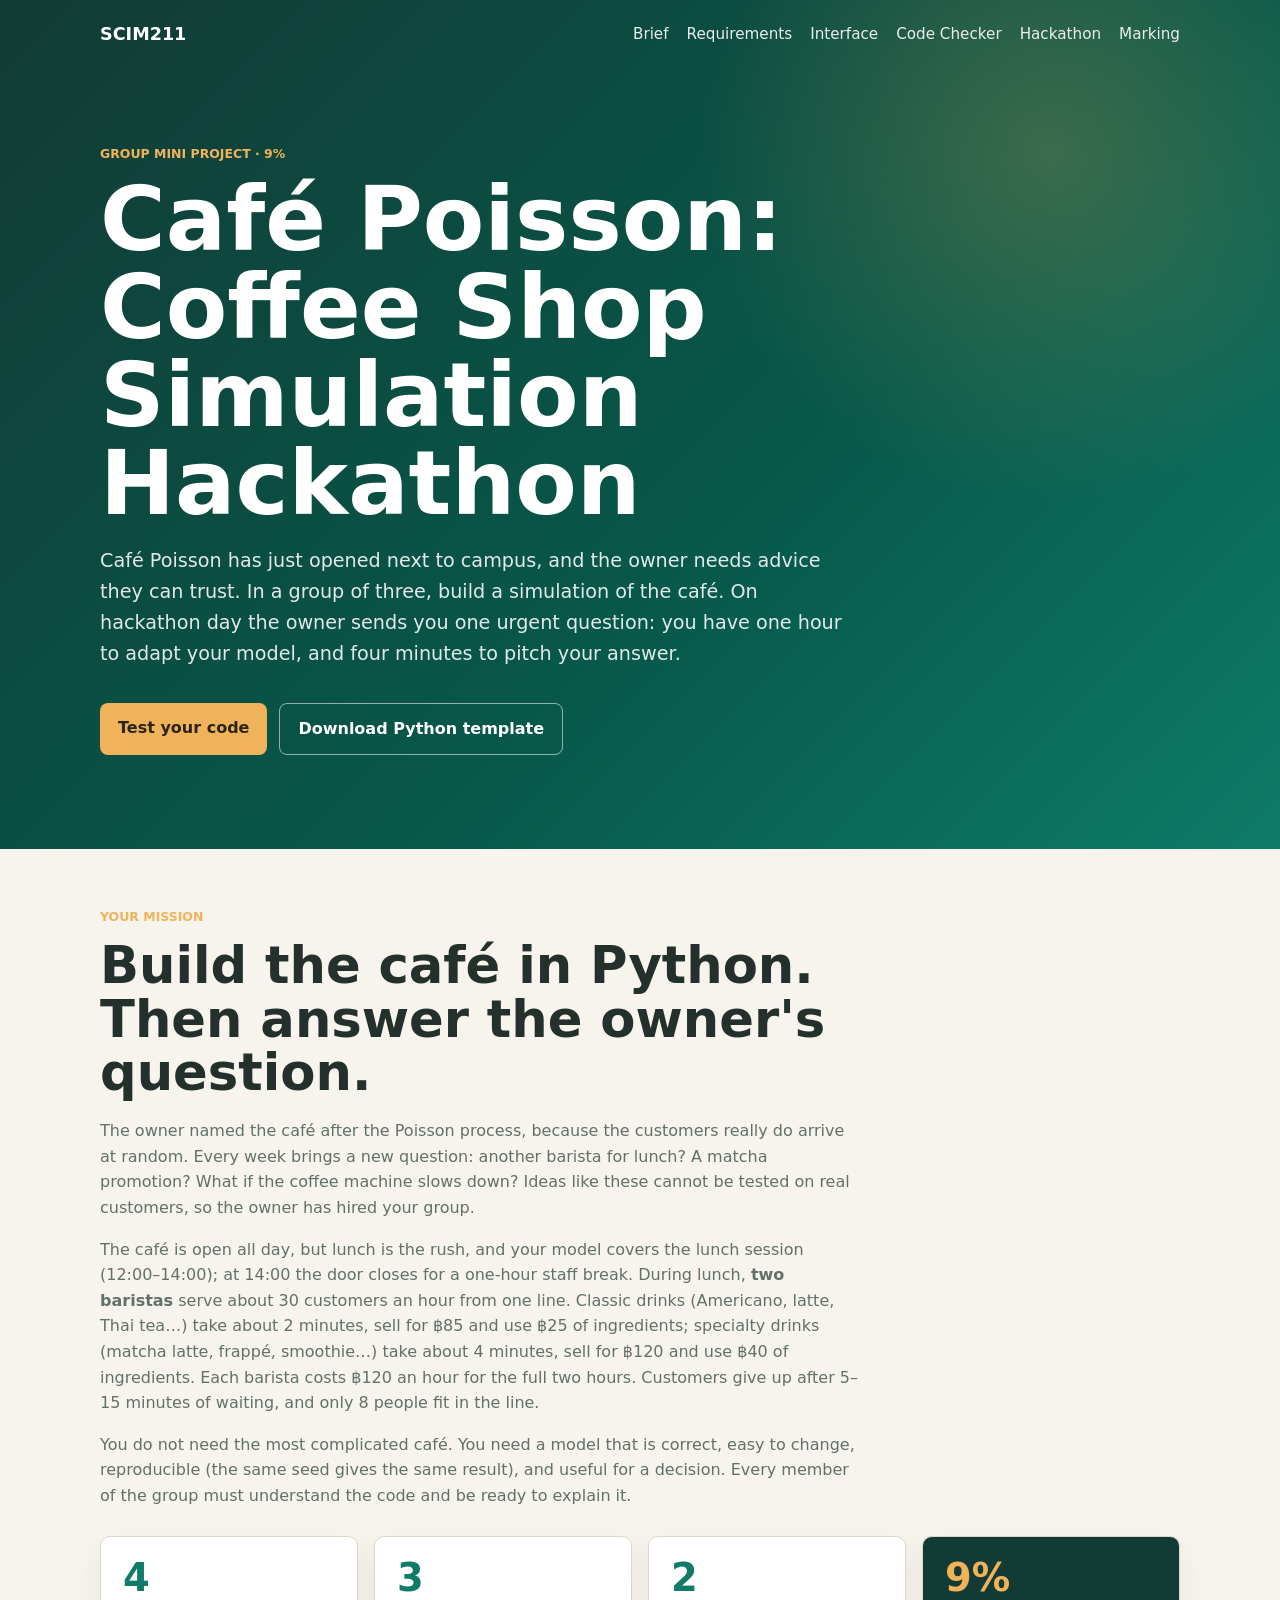
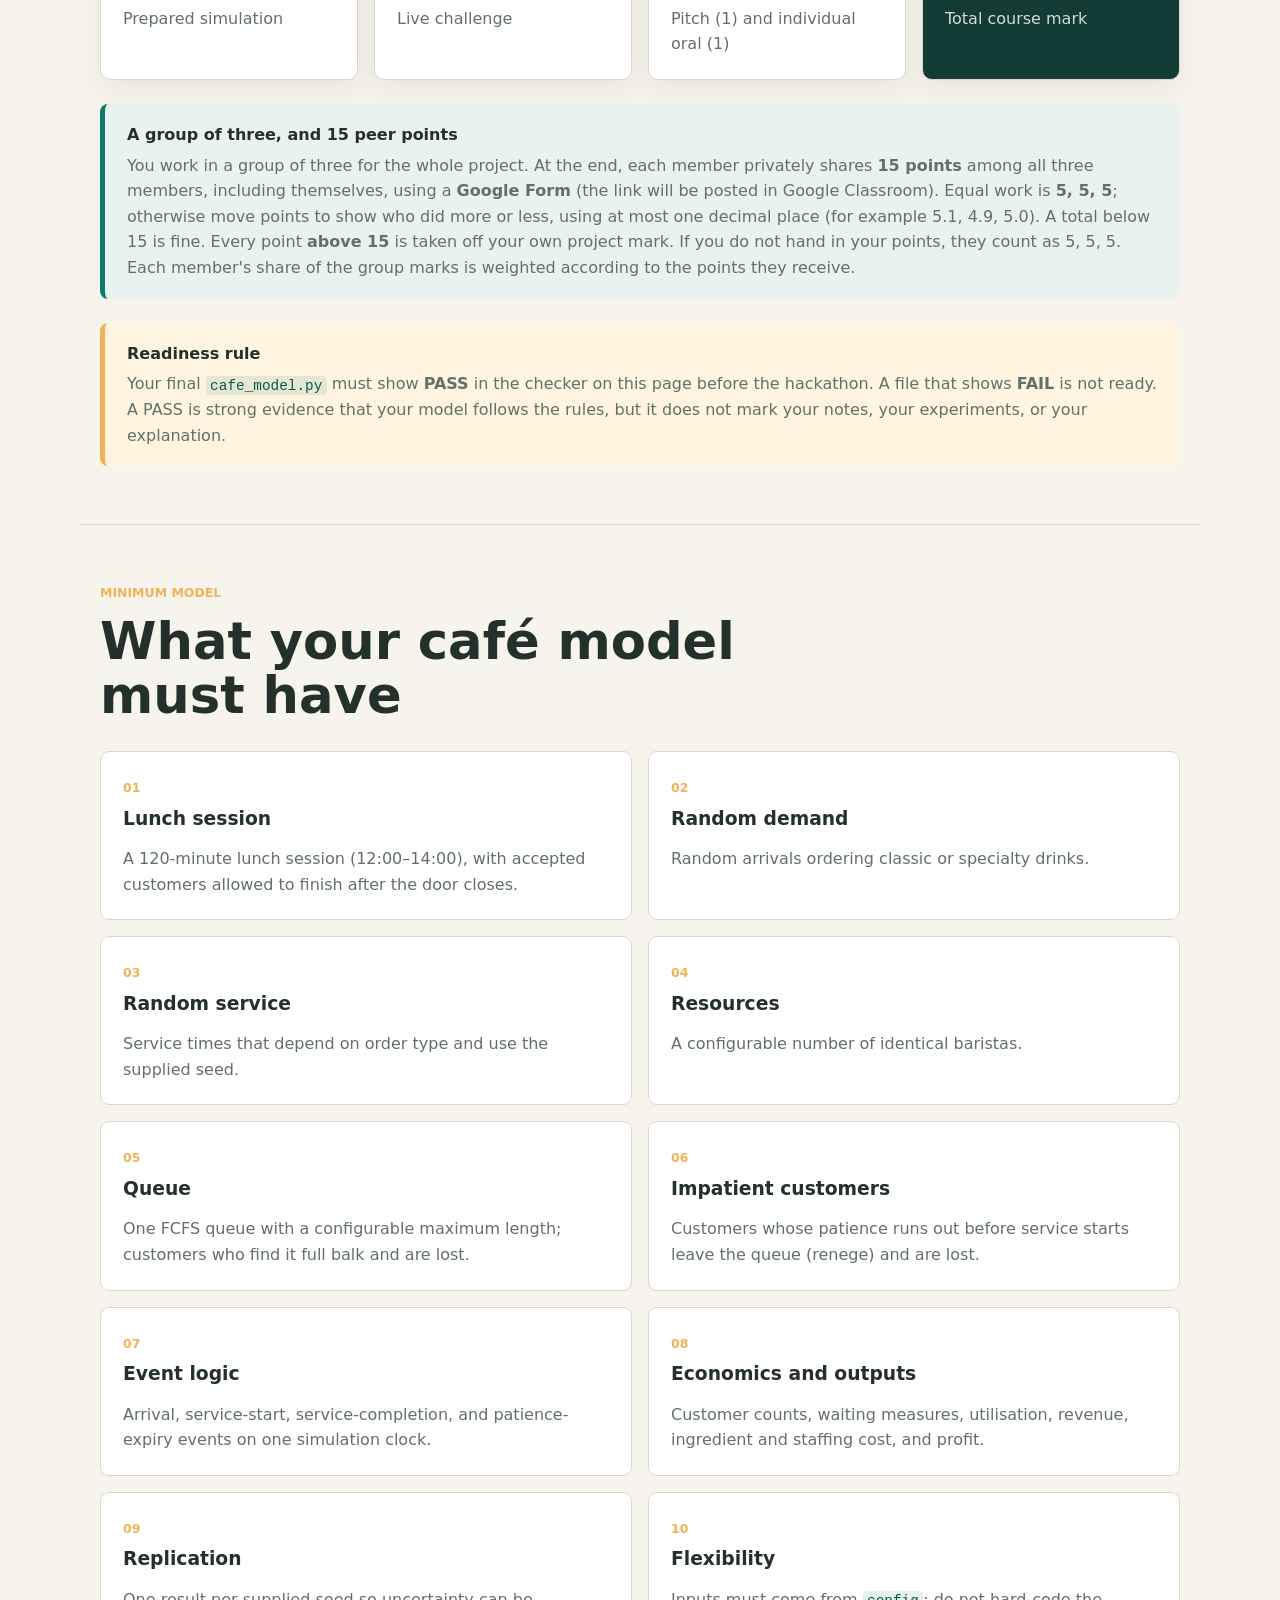
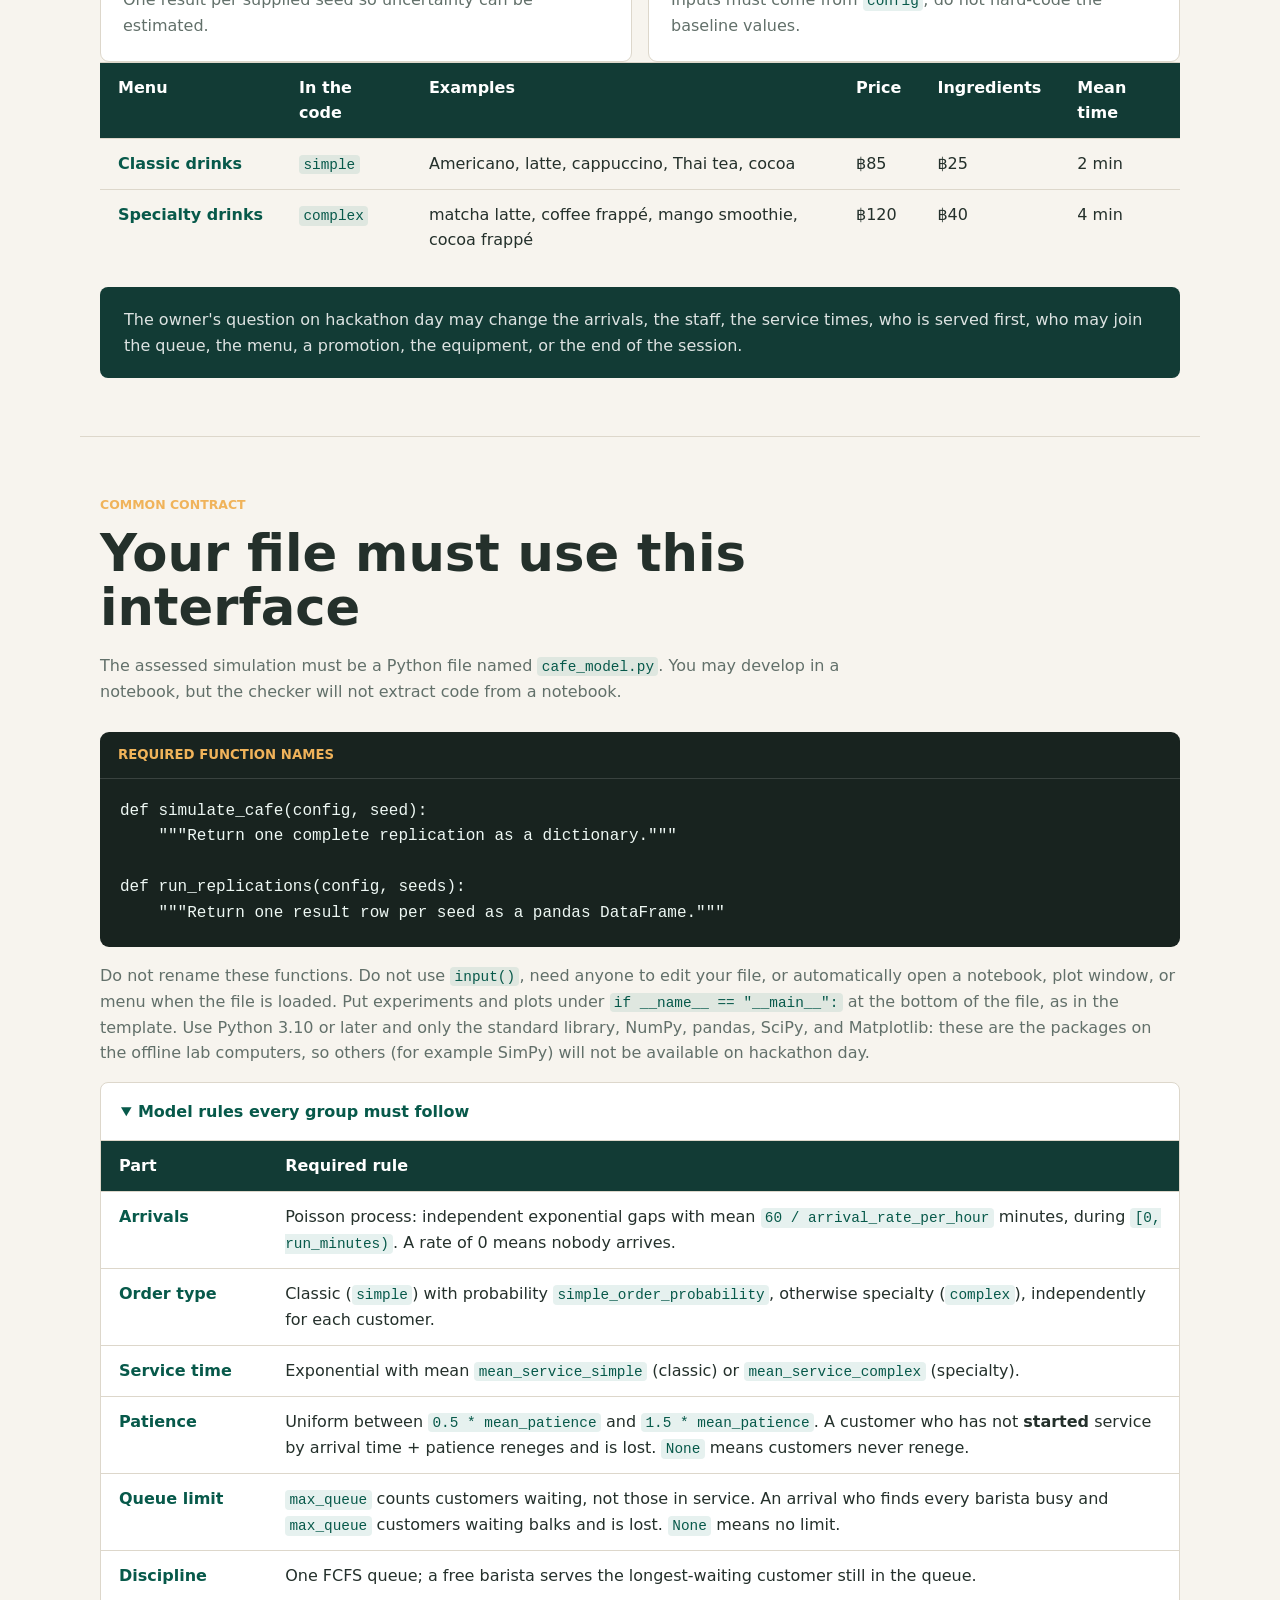
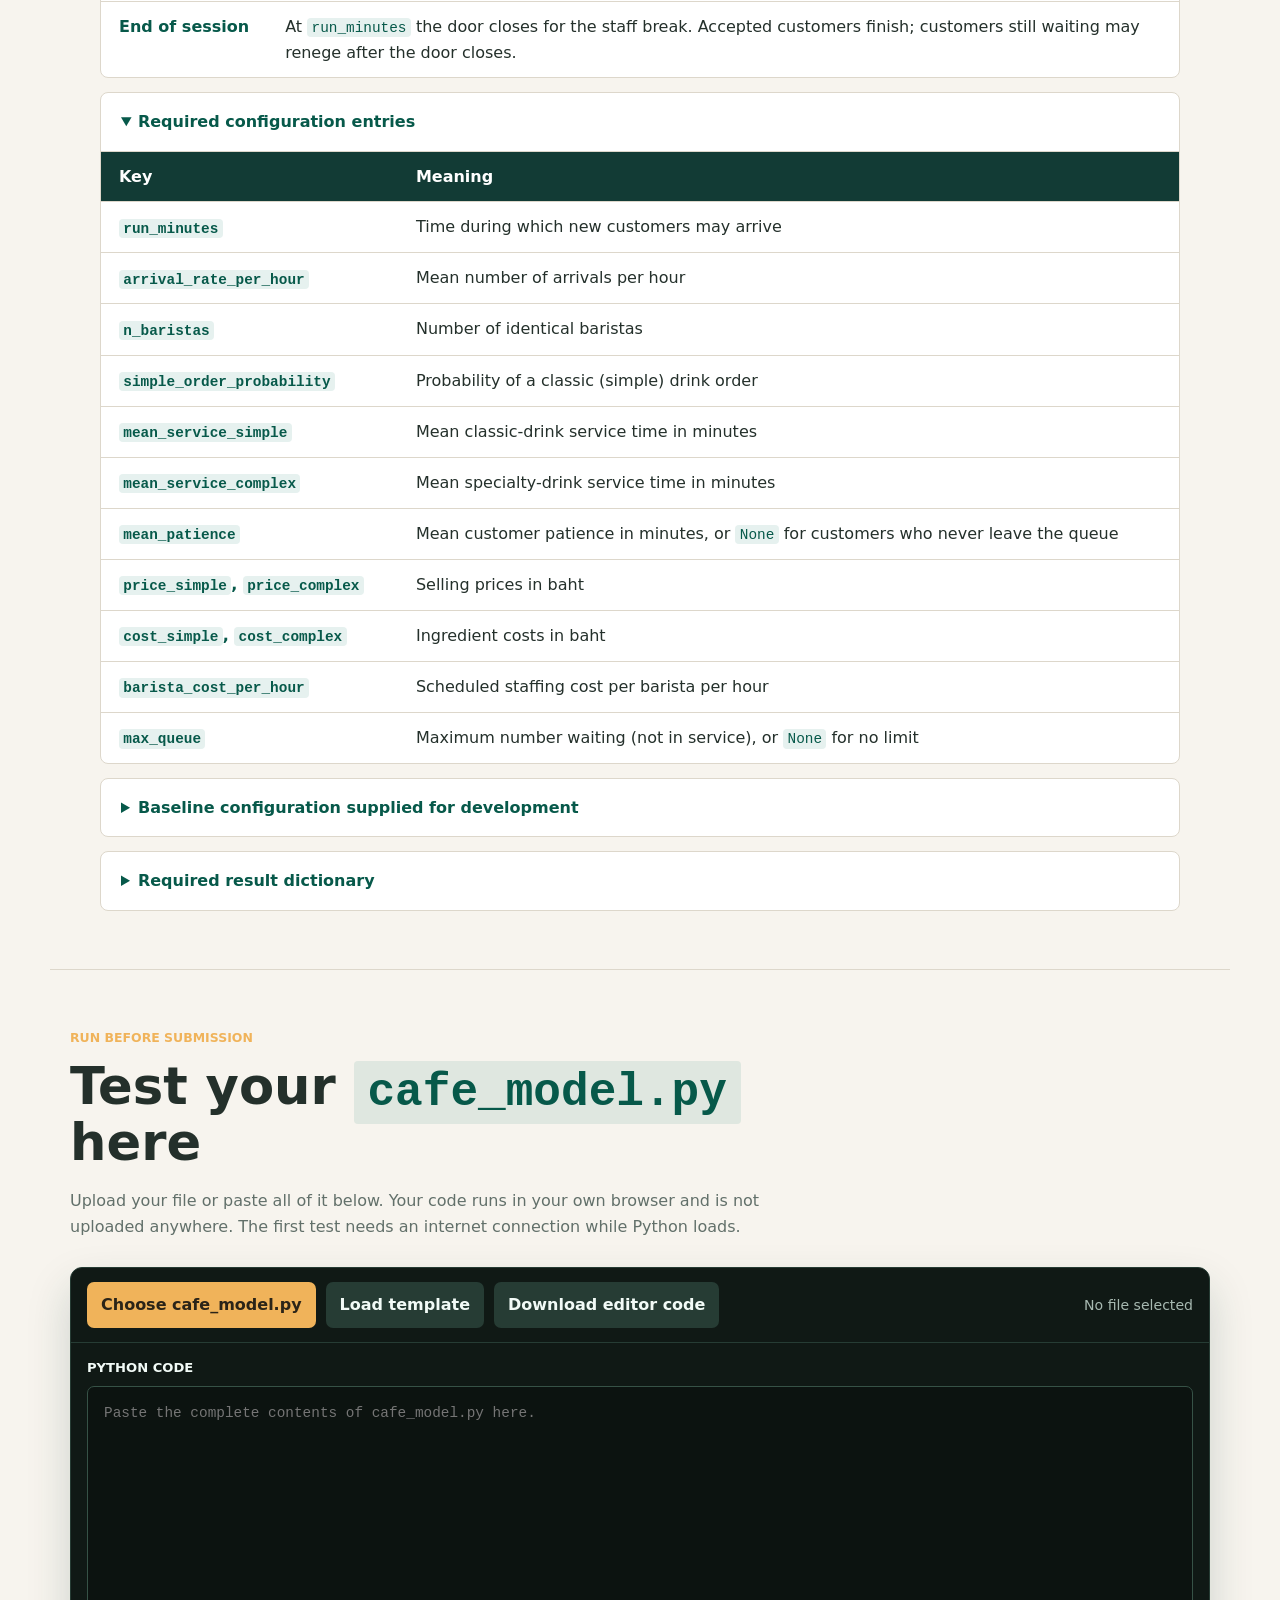
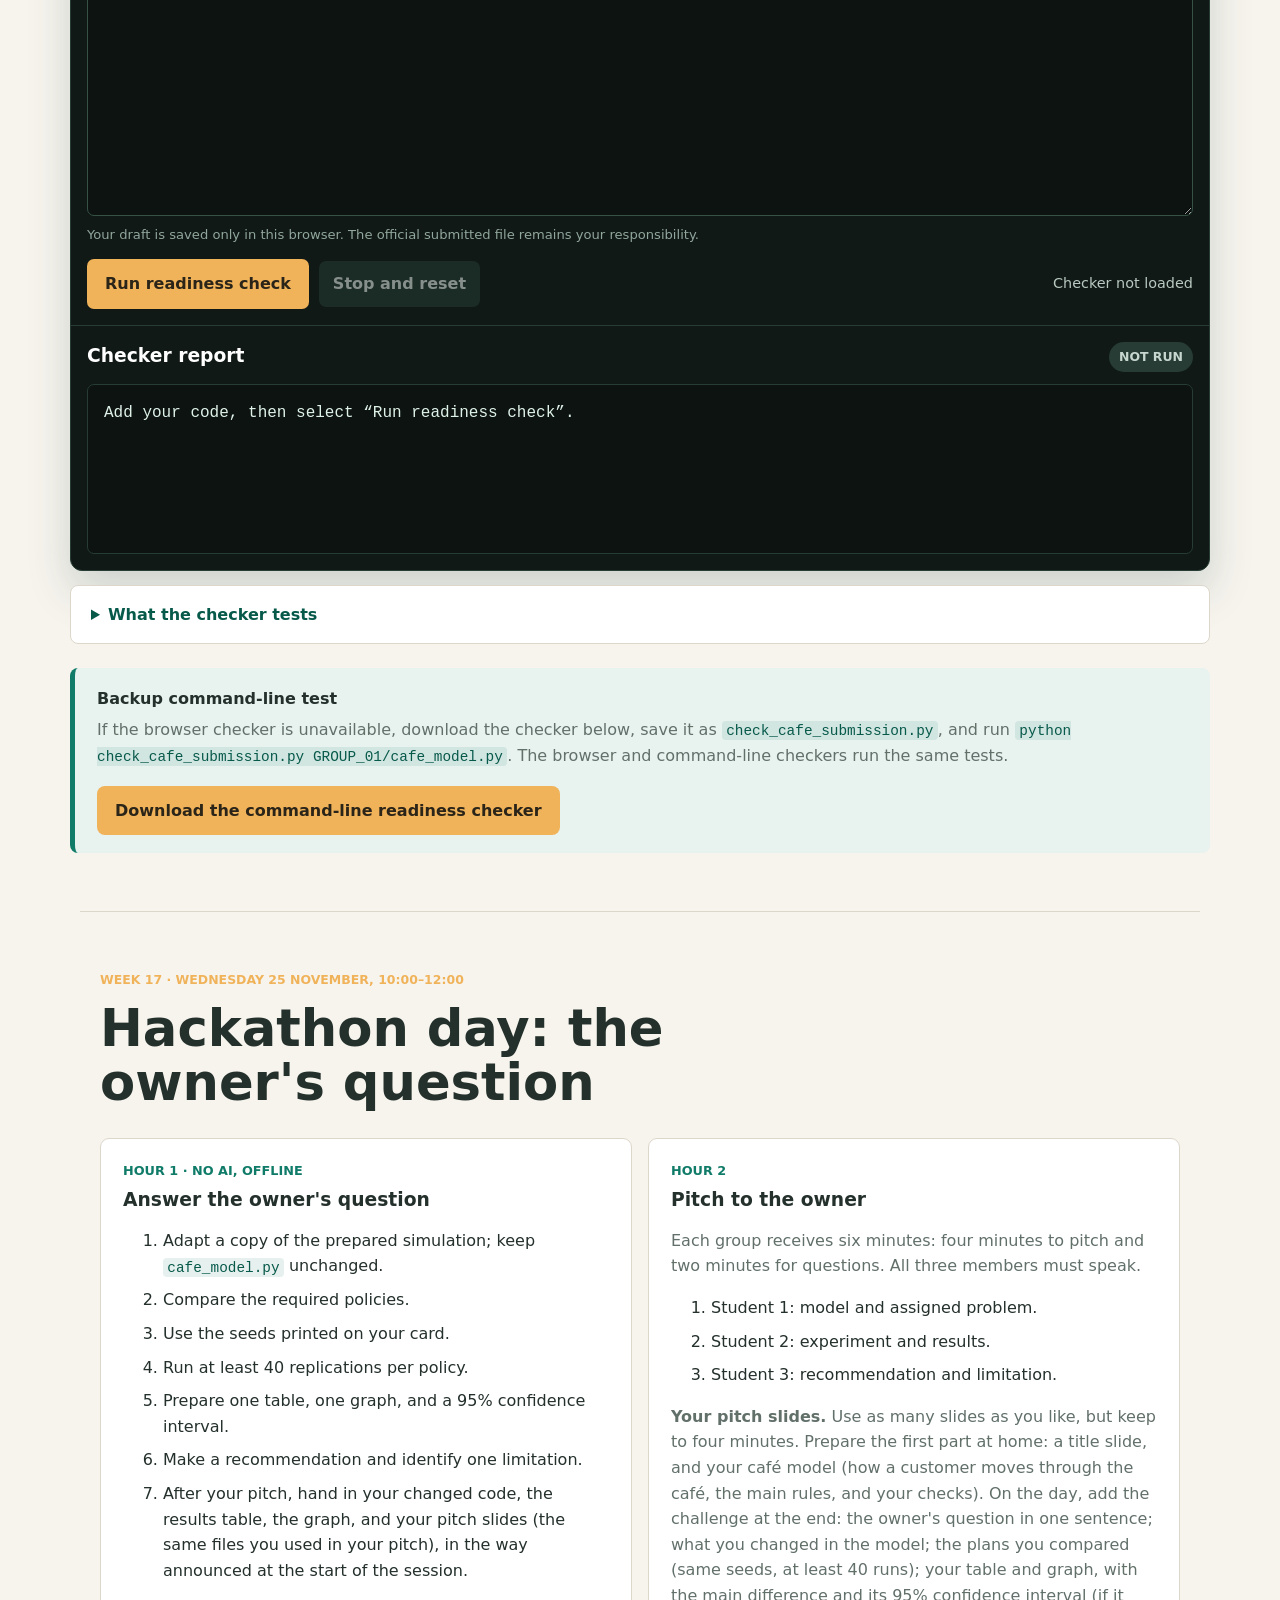
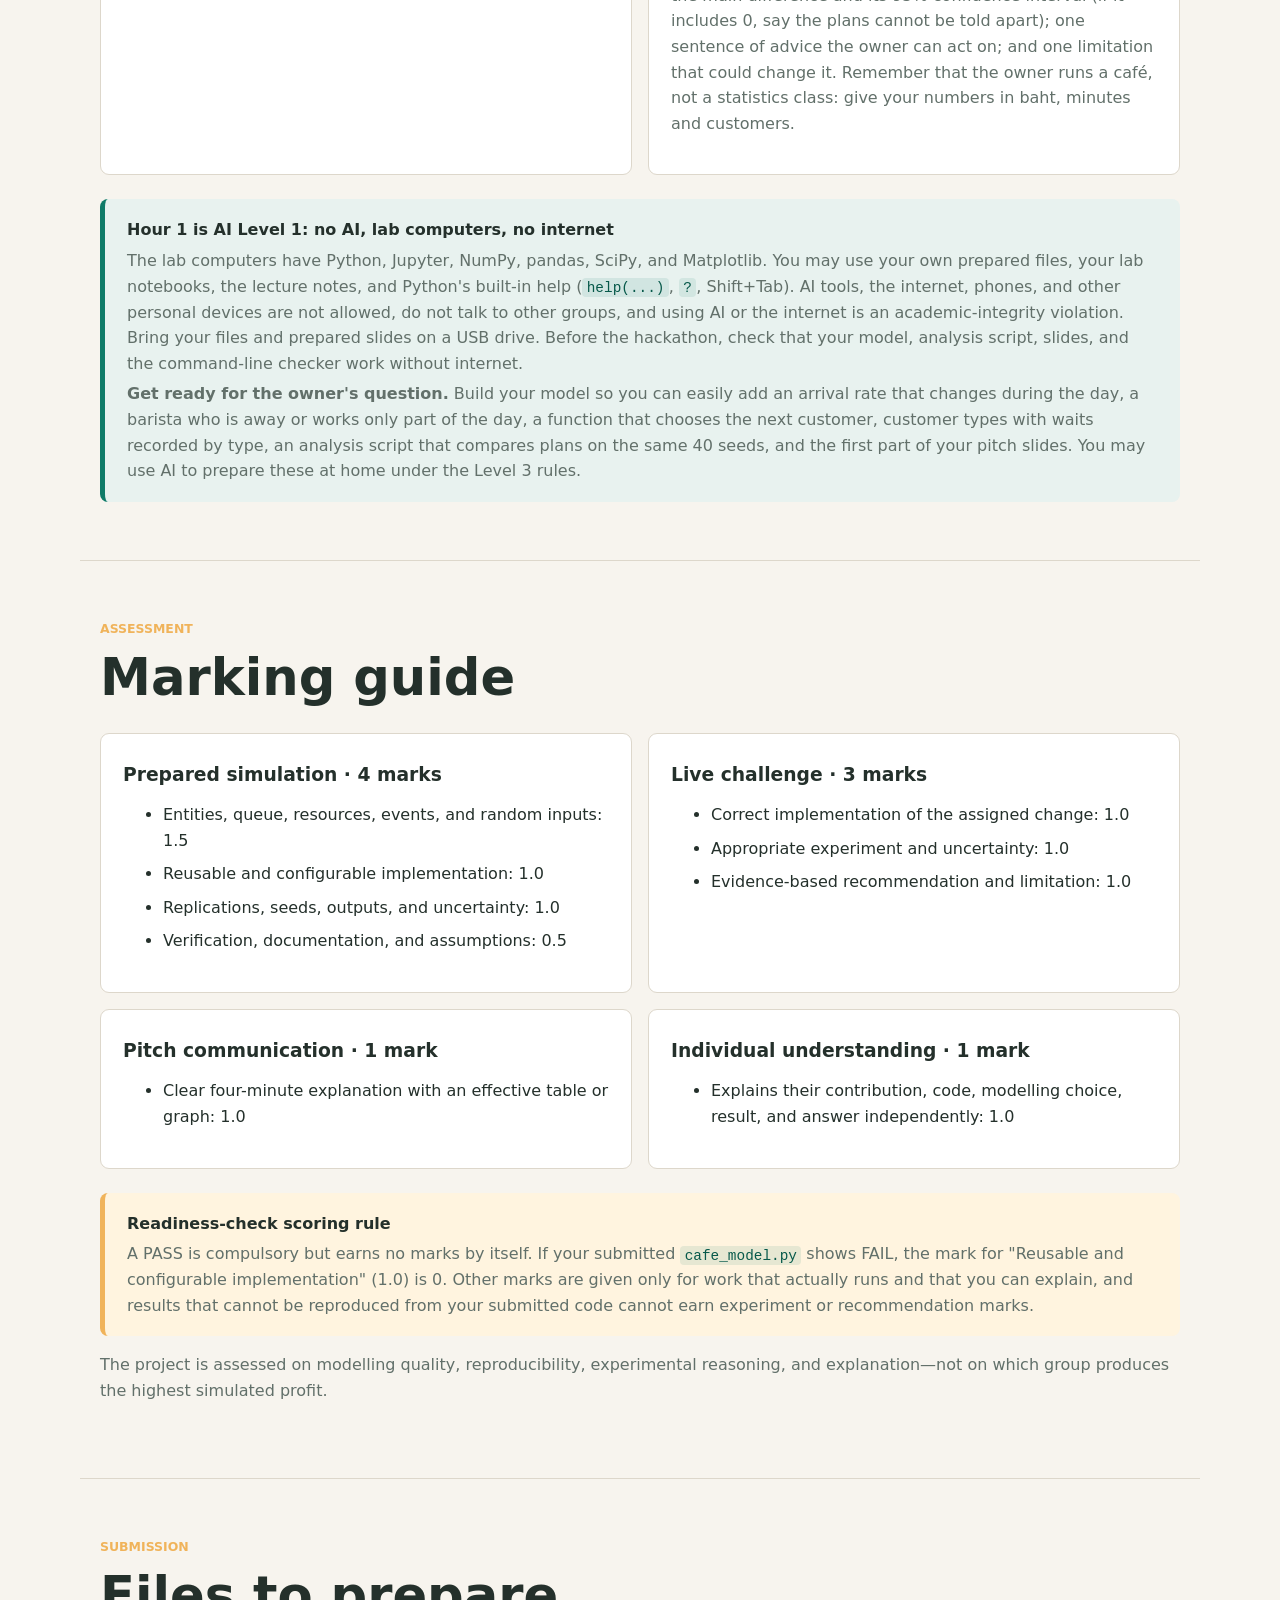
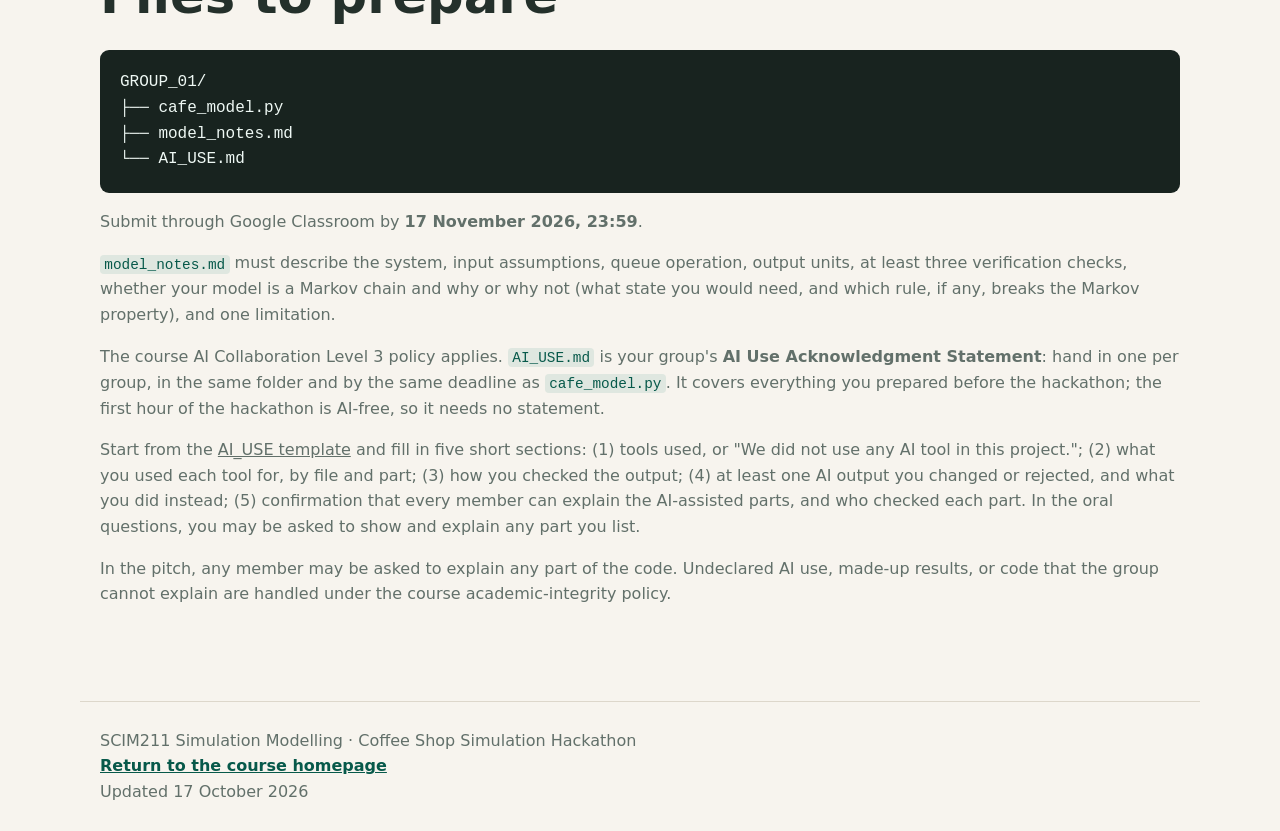
<file: docs/mini-project.html>
<!doctype html>
<html lang="en">
  <head>
    <meta charset="utf-8">
    <meta name="viewport" content="width=device-width, initial-scale=1">
    <meta name="description" content="Café Poisson: student handout and in-browser readiness checker for the SCIM211 Coffee Shop Simulation Hackathon.">
    <meta http-equiv="Content-Security-Policy" content="default-src 'self'; script-src 'self' 'wasm-unsafe-eval' https://cdn.jsdelivr.net; style-src 'self' 'unsafe-inline'; connect-src 'self' https://cdn.jsdelivr.net; worker-src 'self' blob:; img-src 'self' data:; font-src 'self'; object-src 'none'; base-uri 'self'; form-action 'none'">
    <title>Café Poisson · SCIM211 Hackathon</title>
    <link rel="stylesheet" href="style.css?v=assessment-20260728">
    <link rel="stylesheet" href="mini-project.css?v=20260919">
  </head>
  <body>
    <header class="project-header" id="top">
      <nav class="nav" aria-label="Project navigation">
        <a class="brand" href="index.html">SCIM211</a>
        <div class="nav-links">
          <a href="#brief">Brief</a>
          <a href="#requirements">Requirements</a>
          <a href="#interface">Interface</a>
          <a href="#checker">Code Checker</a>
          <a href="#hackathon">Hackathon</a>
          <a href="#marking">Marking</a>
        </div>
      </nav>

      <section class="project-hero">
        <p class="eyebrow">Group Mini Project · 9%</p>
        <h1>Café Poisson: Coffee Shop Simulation Hackathon</h1>
        <p>
          Café Poisson has just opened next to campus, and the owner needs advice they can trust. In a group of three, build a simulation of the café. On hackathon day the owner sends you one urgent question: you have one hour to adapt your model, and four minutes to pitch your answer.
        </p>
        <div class="hero-actions">
          <a class="button primary" href="#checker">Test your code</a>
          <a class="button secondary" href="mini-project-template.py" download="cafe_model_template.py">Download Python template</a>
        </div>
      </section>
    </header>

    <main>
      <section id="brief" class="section project-section">
        <div class="section-heading">
          <p class="eyebrow">Your Mission</p>
          <h2>Build the café in Python. Then answer the owner's question.</h2>
          <p>
            The owner named the café after the Poisson process, because the customers really do arrive at random. Every week brings a new question: another barista for lunch? A matcha promotion? What if the coffee machine slows down? Ideas like these cannot be tested on real customers, so the owner has hired your group.</p>
          <p>
            The café is open all day, but lunch is the rush, and your model covers the lunch session (12:00–14:00); at 14:00 the door closes for a one-hour staff break. During lunch, <strong>two baristas</strong> serve about 30 customers an hour from one line. Classic drinks (Americano, latte, Thai tea…) take about 2 minutes, sell for ฿85 and use ฿25 of ingredients; specialty drinks (matcha latte, frappé, smoothie…) take about 4 minutes, sell for ฿120 and use ฿40 of ingredients. Each barista costs ฿120 an hour for the full two hours. Customers give up after 5–15 minutes of waiting, and only 8 people fit in the line.
          </p>
          <p>
            You do not need the most complicated café. You need a model that is correct, easy to change, reproducible (the same seed gives the same result), and useful for a decision. Every member of the group must understand the code and be ready to explain it.
          </p>
        </div>

        <div class="weight-grid" aria-label="Project mark allocation">
          <article><strong>4</strong><span>Prepared simulation</span></article>
          <article><strong>3</strong><span>Live challenge</span></article>
          <article><strong>2</strong><span>Pitch (1) and individual oral (1)</span></article>
          <article class="total"><strong>9%</strong><span>Total course mark</span></article>
        </div>

        <div class="notice">
          <strong>A group of three, and 15 peer points</strong>
          <p>You work in a group of three for the whole project. At the end, each member privately shares <strong>15 points</strong> among all three members, including themselves, using a <strong>Google Form</strong> (the link will be posted in Google Classroom). Equal work is <strong>5, 5, 5</strong>; otherwise move points to show who did more or less, using at most one decimal place (for example 5.1, 4.9, 5.0). A total below 15 is fine. Every point <strong>above 15</strong> is taken off your own project mark. If you do not hand in your points, they count as 5, 5, 5. Each member's share of the group marks is weighted according to the points they receive.</p>
        </div>

        <div class="notice important">
          <strong>Readiness rule</strong>
          <p>Your final <code>cafe_model.py</code> must show <strong>PASS</strong> in the checker on this page before the hackathon. A file that shows <strong>FAIL</strong> is not ready. A PASS is strong evidence that your model follows the rules, but it does not mark your notes, your experiments, or your explanation.</p>
        </div>
      </section>

      <section id="requirements" class="section project-section divided">
        <div class="section-heading">
          <p class="eyebrow">Minimum Model</p>
          <h2>What your café model must have</h2>
        </div>
        <div class="requirements-grid">
          <article><span>01</span><h3>Lunch session</h3><p>A 120-minute lunch session (12:00–14:00), with accepted customers allowed to finish after the door closes.</p></article>
          <article><span>02</span><h3>Random demand</h3><p>Random arrivals ordering classic or specialty drinks.</p></article>
          <article><span>03</span><h3>Random service</h3><p>Service times that depend on order type and use the supplied seed.</p></article>
          <article><span>04</span><h3>Resources</h3><p>A configurable number of identical baristas.</p></article>
          <article><span>05</span><h3>Queue</h3><p>One FCFS queue with a configurable maximum length; customers who find it full balk and are lost.</p></article>
          <article><span>06</span><h3>Impatient customers</h3><p>Customers whose patience runs out before service starts leave the queue (renege) and are lost.</p></article>
          <article><span>07</span><h3>Event logic</h3><p>Arrival, service-start, service-completion, and patience-expiry events on one simulation clock.</p></article>
          <article><span>08</span><h3>Economics and outputs</h3><p>Customer counts, waiting measures, utilisation, revenue, ingredient and staffing cost, and profit.</p></article>
          <article><span>09</span><h3>Replication</h3><p>One result per supplied seed so uncertainty can be estimated.</p></article>
          <article><span>10</span><h3>Flexibility</h3><p>Inputs must come from <code>config</code>; do not hard-code the baseline values.</p></article>
        </div>
        <div class="table-wrap">
          <table class="contract-table">
            <thead><tr><th>Menu</th><th>In the code</th><th>Examples</th><th>Price</th><th>Ingredients</th><th>Mean time</th></tr></thead>
            <tbody>
              <tr><td><strong>Classic drinks</strong></td><td><code>simple</code></td><td>Americano, latte, cappuccino, Thai tea, cocoa</td><td>฿85</td><td>฿25</td><td>2 min</td></tr>
              <tr><td><strong>Specialty drinks</strong></td><td><code>complex</code></td><td>matcha latte, coffee frappé, mango smoothie, cocoa frappé</td><td>฿120</td><td>฿40</td><td>4 min</td></tr>
            </tbody>
          </table>
        </div>
        <p class="scope-note">
          The owner's question on hackathon day may change the arrivals, the staff, the service times, who is served first, who may join the queue, the menu, a promotion, the equipment, or the end of the session.
        </p>
      </section>

      <section id="interface" class="section project-section divided">
        <div class="section-heading">
          <p class="eyebrow">Common Contract</p>
          <h2>Your file must use this interface</h2>
          <p>The assessed simulation must be a Python file named <code>cafe_model.py</code>. You may develop in a notebook, but the checker will not extract code from a notebook.</p>
        </div>

        <div class="code-card">
          <div class="code-card-title">Required function names</div>
          <pre><code>def simulate_cafe(config, seed):
    """Return one complete replication as a dictionary."""

def run_replications(config, seeds):
    """Return one result row per seed as a pandas DataFrame."""</code></pre>
        </div>

        <p>
          Do not rename these functions. Do not use <code>input()</code>, need anyone to edit your file, or automatically open a notebook, plot window, or menu when the file is loaded. Put experiments and plots under <code>if __name__ == "__main__":</code> at the bottom of the file, as in the template. Use Python 3.10 or later and only the standard library, NumPy, pandas, SciPy, and Matplotlib: these are the packages on the offline lab computers, so others (for example SimPy) will not be available on hackathon day.
        </p>

        <details open>
          <summary>Model rules every group must follow</summary>
          <div class="table-wrap">
            <table class="contract-table">
              <thead><tr><th>Part</th><th>Required rule</th></tr></thead>
              <tbody>
                <tr><td>Arrivals</td><td>Poisson process: independent exponential gaps with mean <code>60 / arrival_rate_per_hour</code> minutes, during <code>[0, run_minutes)</code>. A rate of 0 means nobody arrives.</td></tr>
                <tr><td>Order type</td><td>Classic (<code>simple</code>) with probability <code>simple_order_probability</code>, otherwise specialty (<code>complex</code>), independently for each customer.</td></tr>
                <tr><td>Service time</td><td>Exponential with mean <code>mean_service_simple</code> (classic) or <code>mean_service_complex</code> (specialty).</td></tr>
                <tr><td>Patience</td><td>Uniform between <code>0.5 * mean_patience</code> and <code>1.5 * mean_patience</code>. A customer who has not <strong>started</strong> service by arrival time + patience reneges and is lost. <code>None</code> means customers never renege.</td></tr>
                <tr><td>Queue limit</td><td><code>max_queue</code> counts customers waiting, not those in service. An arrival who finds every barista busy and <code>max_queue</code> customers waiting balks and is lost. <code>None</code> means no limit.</td></tr>
                <tr><td>Discipline</td><td>One FCFS queue; a free barista serves the longest-waiting customer still in the queue.</td></tr>
                <tr><td>End of session</td><td>At <code>run_minutes</code> the door closes for the staff break. Accepted customers finish; customers still waiting may renege after the door closes.</td></tr>
              </tbody>
            </table>
          </div>
        </details>

        <details open>
          <summary>Required configuration entries</summary>
          <div class="table-wrap">
            <table class="contract-table">
              <thead><tr><th>Key</th><th>Meaning</th></tr></thead>
              <tbody>
                <tr><td><code>run_minutes</code></td><td>Time during which new customers may arrive</td></tr>
                <tr><td><code>arrival_rate_per_hour</code></td><td>Mean number of arrivals per hour</td></tr>
                <tr><td><code>n_baristas</code></td><td>Number of identical baristas</td></tr>
                <tr><td><code>simple_order_probability</code></td><td>Probability of a classic (simple) drink order</td></tr>
                <tr><td><code>mean_service_simple</code></td><td>Mean classic-drink service time in minutes</td></tr>
                <tr><td><code>mean_service_complex</code></td><td>Mean specialty-drink service time in minutes</td></tr>
                <tr><td><code>mean_patience</code></td><td>Mean customer patience in minutes, or <code>None</code> for customers who never leave the queue</td></tr>
                <tr><td><code>price_simple</code>, <code>price_complex</code></td><td>Selling prices in baht</td></tr>
                <tr><td><code>cost_simple</code>, <code>cost_complex</code></td><td>Ingredient costs in baht</td></tr>
                <tr><td><code>barista_cost_per_hour</code></td><td>Scheduled staffing cost per barista per hour</td></tr>
                <tr><td><code>max_queue</code></td><td>Maximum number waiting (not in service), or <code>None</code> for no limit</td></tr>
              </tbody>
            </table>
          </div>
        </details>

        <details>
          <summary>Baseline configuration supplied for development</summary>
          <pre class="compact-code"><code>BASE_CONFIG = {
    "run_minutes": 120.0,
    "arrival_rate_per_hour": 30.0,
    "n_baristas": 2,
    "simple_order_probability": 0.45,
    "mean_service_simple": 2.0,
    "mean_service_complex": 4.0,
    "mean_patience": 10.0,
    "price_simple": 85.0,
    "price_complex": 120.0,
    "cost_simple": 25.0,
    "cost_complex": 40.0,
    "barista_cost_per_hour": 120.0,
    "max_queue": 8,
}</code></pre>
        </details>

        <details>
          <summary>Required result dictionary</summary>
          <div class="table-wrap">
            <table class="contract-table">
              <thead><tr><th>Field</th><th>Required meaning</th></tr></thead>
              <tbody>
                <tr><td><code>run_minutes</code></td><td>Configured arrival horizon</td></tr>
                <tr><td><code>finish_time</code></td><td>Later of <code>run_minutes</code> (door closes) and the last completion</td></tr>
                <tr><td><code>n_arrivals</code></td><td>Total arrivals</td></tr>
                <tr><td><code>n_served</code></td><td>Customers who completed service</td></tr>
                <tr><td><code>n_balked</code>, <code>n_reneged</code></td><td>Customers turned away by a full queue, and customers who left when their patience ran out</td></tr>
                <tr><td><code>n_lost</code></td><td><code>n_balked + n_reneged</code></td></tr>
                <tr><td><code>n_served_simple</code>, <code>n_served_complex</code></td><td>Completed classic and specialty orders</td></tr>
                <tr><td><code>mean_wait</code>, <code>p90_wait</code>, <code>max_wait</code></td><td>Served customers' time from arrival to <em>start</em> of service, in minutes; use <code>np.percentile(waits, 90)</code> with NumPy's default (linear) method; other percentile definitions can fail the statistical checks.</td></tr>
                <tr><td><code>throughput_per_hour</code></td><td><code>n_served / (run_minutes / 60)</code></td></tr>
                <tr><td><code>utilisation</code></td><td>Busy time divided by <code>n_baristas * finish_time</code></td></tr>
                <tr><td><code>revenue</code></td><td>Selling price of every completed order, in baht</td></tr>
                <tr><td><code>total_cost</code></td><td>Ingredient cost of completed orders + <code>n_baristas * barista_cost_per_hour * run_minutes / 60</code></td></tr>
                <tr><td><code>profit</code></td><td><code>revenue - total_cost</code></td></tr>
              </tbody>
            </table>
          </div>
          <p>When nobody is served, waiting-time outputs must be <code>0.0</code>. Counts must satisfy <code>n_arrivals = n_served + n_lost</code>, <code>n_lost = n_balked + n_reneged</code>, and <code>n_served = n_served_simple + n_served_complex</code>.</p>
        </details>
      </section>

      <section id="checker" class="section project-section checker-section divided">
        <div class="section-heading">
          <p class="eyebrow">Run Before Submission</p>
          <h2>Test your <code>cafe_model.py</code> here</h2>
          <p>Upload your file or paste all of it below. Your code runs in your own browser and is not uploaded anywhere. The first test needs an internet connection while Python loads.</p>
        </div>

        <div class="checker-shell">
          <div class="checker-toolbar">
            <label class="file-button" for="code-file">Choose cafe_model.py</label>
            <input id="code-file" type="file" accept=".py,text/x-python">
            <button id="load-template" class="tool-button" type="button">Load template</button>
            <button id="download-code" class="tool-button" type="button">Download editor code</button>
            <span id="file-name" class="file-name">No file selected</span>
          </div>

          <label class="editor-label" for="code-editor">Python code</label>
          <textarea id="code-editor" class="code-editor" spellcheck="false" autocapitalize="off" autocomplete="off" aria-describedby="editor-help" placeholder="Paste the complete contents of cafe_model.py here."></textarea>
          <p id="editor-help" class="editor-help">Your draft is saved only in this browser. The official submitted file remains your responsibility.</p>

          <div class="run-row">
            <button id="run-check" class="run-button" type="button">Run readiness check</button>
            <button id="stop-check" class="stop-button" type="button" disabled>Stop and reset</button>
            <div id="runtime-status" class="runtime-status" role="status" aria-live="polite">Checker not loaded</div>
          </div>

          <section class="result-panel" aria-labelledby="result-title">
            <div class="result-heading">
              <h3 id="result-title">Checker report</h3>
              <span id="result-badge" class="result-badge neutral">Not run</span>
            </div>
            <pre id="checker-output" tabindex="0">Add your code, then select “Run readiness check”.</pre>
          </section>
        </div>

        <details class="checks-list">
          <summary>What the checker tests</summary>
          <p><strong>Contract checks</strong></p>
          <ul>
            <li>The file loads and defines both required functions.</li>
            <li>The official configuration works without editing the file, and the configuration dictionary is not changed.</li>
            <li>Required results are numeric, finite, nonnegative where appropriate, and internally consistent.</li>
            <li>Customer counts, order counts, revenue, cost, profit, and throughput balance.</li>
            <li>No served customer waited longer than the largest possible patience.</li>
            <li>The same seed reproduces a run and a different seed changes it.</li>
            <li>Zero demand, single-drink menus, <code>max_queue = 0</code>, and <code>None</code> settings behave correctly.</li>
            <li>The replication function returns one correct row per seed.</li>
          </ul>
          <p><strong>Statistical checks</strong></p>
          <p>Your model is run for 100 seeds in each of six configurations (standard café, single barista, busy café with a short queue limit, very impatient customers, larger café with a different menu and prices, long quiet day). The average of each output is compared with the reference model. Your numbers will not match exactly, and they do not need to: the check fails only when the difference is more than 5 standard errors, which a correct model almost never produces. These checks run your model about 600 times and usually take under a minute.</p>
        </details>

        <div class="notice">
          <strong>Backup command-line test</strong>
          <p>If the browser checker is unavailable, download the checker below, save it as <code>check_cafe_submission.py</code>, and run <code>python check_cafe_submission.py GROUP_01/cafe_model.py</code>. The browser and command-line checkers run the same tests.</p>
          <p><a class="button project-button" href="mini-project-checker.py" download="check_cafe_submission.py">Download the command-line readiness checker</a></p>
        </div>
      </section>

      <section id="hackathon" class="section project-section divided">
        <div class="section-heading">
          <p class="eyebrow">Week 17 · Wednesday 25 November, 10:00–12:00</p>
          <h2>Hackathon day: the owner's question</h2>
        </div>
        <div class="timeline">
          <article>
            <div class="timeline-time">Hour 1 · No AI, offline</div>
            <h3>Answer the owner's question</h3>
            <ol>
              <li>Adapt a copy of the prepared simulation; keep <code>cafe_model.py</code> unchanged.</li>
              <li>Compare the required policies.</li>
              <li>Use the seeds printed on your card.</li>
              <li>Run at least 40 replications per policy.</li>
              <li>Prepare one table, one graph, and a 95% confidence interval.</li>
              <li>Make a recommendation and identify one limitation.</li>
              <li>After your pitch, hand in your changed code, the results table, the graph, and your pitch slides (the same files you used in your pitch), in the way announced at the start of the session.</li>
            </ol>
          </article>
          <article>
            <div class="timeline-time">Hour 2</div>
            <h3>Pitch to the owner</h3>
            <p>Each group receives six minutes: four minutes to pitch and two minutes for questions. All three members must speak.</p>
            <ol>
              <li>Student 1: model and assigned problem.</li>
              <li>Student 2: experiment and results.</li>
              <li>Student 3: recommendation and limitation.</li>
            </ol>
            <p><strong>Your pitch slides.</strong> Use as many slides as you like, but keep to four minutes. Prepare the first part at home: a title slide, and your café model (how a customer moves through the café, the main rules, and your checks). On the day, add the challenge at the end: the owner's question in one sentence; what you changed in the model; the plans you compared (same seeds, at least 40 runs); your table and graph, with the main difference and its 95% confidence interval (if it includes 0, say the plans cannot be told apart); one sentence of advice the owner can act on; and one limitation that could change it. Remember that the owner runs a café, not a statistics class: give your numbers in baht, minutes and customers.</p>
          </article>
        </div>

        <div class="notice">
          <strong>Hour 1 is AI Level 1: no AI, lab computers, no internet</strong>
          <p>The lab computers have Python, Jupyter, NumPy, pandas, SciPy, and Matplotlib. You may use your own prepared files, your lab notebooks, the lecture notes, and Python's built-in help (<code>help(...)</code>, <code>?</code>, Shift+Tab). AI tools, the internet, phones, and other personal devices are not allowed, do not talk to other groups, and using AI or the internet is an academic-integrity violation. Bring your files and prepared slides on a USB drive. Before the hackathon, check that your model, analysis script, slides, and the command-line checker work without internet.</p>
          <p><strong>Get ready for the owner's question.</strong> Build your model so you can easily add an arrival rate that changes during the day, a barista who is away or works only part of the day, a function that chooses the next customer, customer types with waits recorded by type, an analysis script that compares plans on the same 40 seeds, and the first part of your pitch slides. You may use AI to prepare these at home under the Level 3 rules.</p>
        </div>
      </section>

      <section id="marking" class="section project-section divided">
        <div class="section-heading">
          <p class="eyebrow">Assessment</p>
          <h2>Marking guide</h2>
        </div>
        <div class="rubric-grid">
          <article>
            <h3>Prepared simulation · 4 marks</h3>
            <ul>
              <li>Entities, queue, resources, events, and random inputs: 1.5</li>
              <li>Reusable and configurable implementation: 1.0</li>
              <li>Replications, seeds, outputs, and uncertainty: 1.0</li>
              <li>Verification, documentation, and assumptions: 0.5</li>
            </ul>
          </article>
          <article>
            <h3>Live challenge · 3 marks</h3>
            <ul>
              <li>Correct implementation of the assigned change: 1.0</li>
              <li>Appropriate experiment and uncertainty: 1.0</li>
              <li>Evidence-based recommendation and limitation: 1.0</li>
            </ul>
          </article>
          <article>
            <h3>Pitch communication · 1 mark</h3>
            <ul>
              <li>Clear four-minute explanation with an effective table or graph: 1.0</li>
            </ul>
          </article>
          <article>
            <h3>Individual understanding · 1 mark</h3>
            <ul>
              <li>Explains their contribution, code, modelling choice, result, and answer independently: 1.0</li>
            </ul>
          </article>
        </div>
        <div class="notice important">
          <strong>Readiness-check scoring rule</strong>
          <p>A PASS is compulsory but earns no marks by itself. If your submitted <code>cafe_model.py</code> shows FAIL, the mark for "Reusable and configurable implementation" (1.0) is 0. Other marks are given only for work that actually runs and that you can explain, and results that cannot be reproduced from your submitted code cannot earn experiment or recommendation marks.</p>
        </div>
        <p>The project is assessed on modelling quality, reproducibility, experimental reasoning, and explanation—not on which group produces the highest simulated profit.</p>
      </section>

      <section class="section project-section divided">
        <div class="section-heading">
          <p class="eyebrow">Submission</p>
          <h2>Files to prepare</h2>
        </div>
        <pre class="folder-tree"><code>GROUP_01/
├── cafe_model.py
├── model_notes.md
└── AI_USE.md</code></pre>
        <p>Submit through Google Classroom by <strong>17 November 2026, 23:59</strong>.</p>
        <p><code>model_notes.md</code> must describe the system, input assumptions, queue operation, output units, at least three verification checks, whether your model is a Markov chain and why or why not (what state you would need, and which rule, if any, breaks the Markov property), and one limitation.</p>
        <p>The course AI Collaboration Level 3 policy applies. <code>AI_USE.md</code> is your group's <strong>AI Use Acknowledgment Statement</strong>: hand in one per group, in the same folder and by the same deadline as <code>cafe_model.py</code>. It covers everything you prepared before the hackathon; the first hour of the hackathon is AI-free, so it needs no statement.</p>
        <p>Start from the <a href="mini-project-AI_USE_template.md" download="AI_USE_template.md">AI_USE template</a> and fill in five short sections: (1) tools used, or "We did not use any AI tool in this project."; (2) what you used each tool for, by file and part; (3) how you checked the output; (4) at least one AI output you changed or rejected, and what you did instead; (5) confirmation that every member can explain the AI-assisted parts, and who checked each part. In the oral questions, you may be asked to show and explain any part you list.</p>
        <p>In the pitch, any member may be asked to explain any part of the code. Undeclared AI use, made-up results, or code that the group cannot explain are handled under the course academic-integrity policy.</p>
      </section>
    </main>

    <footer>
      <p>SCIM211 Simulation Modelling · Coffee Shop Simulation Hackathon</p>
      <p><a href="index.html">Return to the course homepage</a></p>
      <p>Updated <time datetime="2026-10-17">17 October 2026</time></p>
    </footer>

    <script type="module" src="mini-project.js?v=20261016"></script>
  </body>
</html>
</file>
<file: docs/style.css>
:root {
  --bg: #f7f4ee;
  --ink: #24302b;
  --muted: #62706a;
  --panel: #ffffff;
  --line: #ddd7cb;
  --accent: #0f7b68;
  --accent-dark: #07594a;
  --warm: #f0b35a;
  --soft: #e8f2ef;
}

* {
  box-sizing: border-box;
}

html {
  scroll-behavior: smooth;
}

body {
  margin: 0;
  background: var(--bg);
  color: var(--ink);
  font-family: Inter, ui-sans-serif, system-ui, -apple-system, BlinkMacSystemFont, "Segoe UI", sans-serif;
  line-height: 1.6;
}

a {
  color: inherit;
}

.site-header {
  background:
    linear-gradient(120deg, rgba(15, 123, 104, 0.94), rgba(36, 48, 43, 0.88)),
    url("https://images.unsplash.com/photo-1495474472287-4d71bcdd2085?auto=format&fit=crop&w=1800&q=80");
  background-position: center;
  background-size: cover;
  color: #fff;
}

.nav {
  align-items: center;
  display: flex;
  justify-content: space-between;
  margin: 0 auto;
  max-width: 1120px;
  padding: 20px;
}

.brand {
  font-size: 1.1rem;
  font-weight: 800;
  text-decoration: none;
}

.nav-links {
  display: flex;
  gap: 18px;
}

.nav-links a {
  color: rgba(255, 255, 255, 0.9);
  font-size: 0.95rem;
  text-decoration: none;
}

.hero {
  margin: 0 auto;
  max-width: 1120px;
  min-height: 560px;
  padding: 90px 20px 120px;
}

.eyebrow {
  color: var(--warm);
  font-size: 0.78rem;
  font-weight: 800;
  letter-spacing: 0;
  margin: 0 0 12px;
  text-transform: uppercase;
}

.hero h1 {
  font-size: clamp(3.2rem, 8vw, 6.7rem);
  line-height: 0.95;
  margin: 0;
  max-width: 760px;
}

.hero-code {
  color: var(--warm);
  font-size: clamp(1.25rem, 2.2vw, 2rem);
  font-weight: 950;
  line-height: 1;
  margin: 0 0 10px;
}

.instructor-line {
  color: #ffe7bd;
  font-size: 1.05rem;
  font-weight: 800;
  margin: 18px 0 0;
}

.instructor-line a {
  color: var(--warm);
  text-decoration-color: rgba(240, 179, 90, 0.75);
  text-underline-offset: 4px;
}

.hero-copy {
  color: rgba(255, 255, 255, 0.9);
  font-size: 1.25rem;
  margin: 28px 0 0;
  max-width: 640px;
}

.secondary-copy {
  font-size: 1.05rem;
  margin-top: 14px;
}

.hero-actions {
  display: flex;
  flex-wrap: wrap;
  gap: 12px;
  margin-top: 34px;
}

.button {
  border-radius: 8px;
  display: inline-flex;
  font-weight: 800;
  padding: 12px 18px;
  text-decoration: none;
}

.button.primary {
  background: var(--warm);
  color: #2b2418;
}

.button.secondary {
  border: 1px solid rgba(255, 255, 255, 0.55);
  color: #fff;
}

.section {
  margin: 0 auto;
  max-width: 1120px;
  padding: 70px 20px;
}

.intro,
.split,
.materials,
.project-callout {
  display: grid;
  gap: 34px;
  grid-template-columns: minmax(0, 0.9fr) minmax(0, 1.1fr);
}

h2 {
  font-size: clamp(2rem, 4vw, 3.2rem);
  line-height: 1.05;
  margin: 0 0 18px;
}

h3 {
  line-height: 1.2;
  margin: 8px 0 10px;
}

p {
  color: var(--muted);
}

.info-grid {
  display: grid;
  gap: 14px;
  grid-template-columns: repeat(4, minmax(0, 1fr));
}

.info-grid article,
.objective-grid article,
.lab-card {
  background: var(--panel);
  border: 1px solid var(--line);
  border-radius: 8px;
  box-shadow: 0 12px 28px rgba(52, 44, 31, 0.07);
}

.info-grid article {
  padding: 20px;
}

.info-grid span {
  color: var(--accent);
  display: block;
  font-size: 2.3rem;
  font-weight: 900;
  line-height: 1;
}

.info-grid p,
.lab-card p {
  margin-bottom: 0;
}

.lab-actions {
  display: flex;
  flex-wrap: wrap;
  gap: 10px;
  margin-top: 20px;
}

.lab-link {
  background: var(--accent);
  border-radius: 6px;
  color: #fff;
  font-size: 0.9rem;
  font-weight: 800;
  padding: 9px 13px;
  text-decoration: none;
}

.lab-link:hover {
  background: #0b6658;
}

.lab-link.demo-link {
  background: var(--warm);
  color: #2b2418;
}

.lab-link.demo-link:hover {
  background: #e2b86b;
}

.artifact-entry {
  padding-top: 20px;
  text-align: center;
}

.split {
  align-items: start;
  border-top: 1px solid var(--line);
}

.check-list {
  background: var(--soft);
  border-radius: 8px;
  list-style: none;
  margin: 0;
  padding: 28px;
}

.check-list li {
  border-bottom: 1px solid rgba(15, 123, 104, 0.18);
  padding: 12px 0;
}

.check-list li:last-child {
  border-bottom: 0;
}

.project-callout {
  align-items: start;
  background: #123b35;
  border-radius: 8px;
  color: #fff;
  margin-top: 20px;
  padding: 48px;
}

.project-callout p {
  color: rgba(255, 255, 255, 0.82);
}

.project-button {
  background: var(--warm);
  color: #2b2418;
  margin-top: 12px;
}

.project-points {
  display: grid;
  gap: 14px;
}

.project-points article {
  background: rgba(255, 255, 255, 0.09);
  border: 1px solid rgba(255, 255, 255, 0.18);
  border-radius: 8px;
  padding: 20px;
}

.project-points h3 {
  color: #fff;
}

.section-heading {
  margin-bottom: 28px;
  max-width: 760px;
}

.description {
  border-top: 1px solid var(--line);
  border-bottom: 1px solid var(--line);
}

.description p {
  max-width: 880px;
}

.lab-grid {
  display: grid;
  gap: 16px;
  grid-template-columns: repeat(3, minmax(0, 1fr));
}

.objective-grid,
.clo-list,
.assessment-grid {
  display: grid;
  gap: 16px;
}

.objective-grid {
  grid-template-columns: repeat(4, minmax(0, 1fr));
}

.objective-grid article,
.clo-list article,
.assessment-grid article,
.grade-card {
  background: var(--panel);
  border: 1px solid var(--line);
  border-radius: 8px;
  box-shadow: 0 12px 28px rgba(52, 44, 31, 0.07);
  padding: 22px;
}

.clo-list {
  grid-template-columns: repeat(2, minmax(0, 1fr));
}

.clo-list article {
  display: grid;
  gap: 10px;
  grid-template-columns: 72px 1fr;
}

.clo-list span,
.assessment-grid span {
  color: var(--accent);
  font-weight: 900;
}

.clo-list p {
  margin: 0;
}

.assessment-layout {
  display: grid;
  gap: 18px;
  grid-template-columns: minmax(0, 1.2fr) minmax(280px, 0.8fr);
}

.assessment-grid {
  grid-template-columns: repeat(2, minmax(0, 1fr));
}

.assessment-grid span {
  display: block;
  font-size: 2.4rem;
  line-height: 1;
}

.grade-card h3 {
  margin-top: 0;
}

.grade-table {
  display: grid;
  gap: 0;
  grid-template-columns: 1fr 72px;
}

.grade-table span,
.grade-table strong {
  border-top: 1px solid var(--line);
  padding: 9px 0;
}

.grade-table strong {
  color: var(--accent-dark);
  text-align: right;
}

.assessment-details {
  display: grid;
  gap: 18px;
  grid-template-columns: minmax(0, 1.35fr) minmax(280px, 0.65fr);
  margin-top: 18px;
}

.assessment-policy {
  background: var(--panel);
  border: 1px solid var(--line);
  border-radius: 8px;
  box-shadow: 0 12px 28px rgba(52, 44, 31, 0.07);
  padding: 26px;
}

.assessment-policy h3 {
  margin-top: 0;
}

.assessment-policy ul {
  color: var(--muted);
  margin: 0;
  padding-left: 22px;
}

.assessment-policy li + li {
  margin-top: 12px;
}

.quiz-policy {
  grid-column: 1 / -1;
}

.quiz-policy p:last-child {
  margin-bottom: 0;
}

.lab-score-wrap {
  overflow-x: auto;
}

.lab-score-table {
  border-collapse: collapse;
  width: 100%;
}

.lab-score-table th,
.lab-score-table td {
  border-top: 1px solid var(--line);
  padding: 12px 10px;
  text-align: left;
  vertical-align: top;
}

.lab-score-table thead th {
  background: var(--accent-dark);
  color: #fff;
}

.lab-score-table tbody th {
  color: var(--accent);
  text-align: center;
  width: 60px;
}

.lab-score-table tbody td {
  color: var(--muted);
}

.lab-card {
  min-height: 220px;
  padding: 22px;
  text-decoration: none;
  transition: transform 160ms ease, box-shadow 160ms ease;
}

.lab-card:hover {
  box-shadow: 0 18px 36px rgba(52, 44, 31, 0.12);
  transform: translateY(-3px);
}

.lab-card.future {
  background: #f3f0e8;
  box-shadow: none;
  color: var(--muted);
}

.lab-card.future:hover {
  box-shadow: 0 12px 28px rgba(52, 44, 31, 0.07);
  transform: none;
}

.lab-card.project-card {
  background: #123b35;
  color: #fff;
}

.lab-card.project-card p {
  color: rgba(255, 255, 255, 0.82);
}

.lab-card.project-card span {
  color: var(--warm);
}

.lab-card span {
  color: var(--accent);
  font-weight: 900;
}

.schedule-wrap {
  background: var(--panel);
  border: 1px solid var(--line);
  border-radius: 8px;
  overflow: hidden;
}

.schedule-table {
  border-collapse: collapse;
  width: 100%;
}

.schedule-table th,
.schedule-table td {
  border-bottom: 1px solid var(--line);
  padding: 15px 18px;
  text-align: left;
  vertical-align: top;
}

.schedule-table thead th {
  background: var(--accent-dark);
  color: #fff;
  font-size: 0.9rem;
  text-transform: uppercase;
}

.schedule-table tbody th {
  color: var(--accent-dark);
  width: 68px;
}

.schedule-table td:first-of-type {
  color: var(--ink);
  width: 205px;
}

.schedule-table td:last-child {
  color: var(--muted);
  width: auto;
}

.schedule-table td:last-child strong {
  color: var(--ink);
}

.schedule-table tr:last-child th,
.schedule-table tr:last-child td {
  border-bottom: 0;
}

.schedule-table .schedule-break th,
.schedule-table .schedule-break td {
  background: #f3f0e8;
}

.material-links {
  display: grid;
  gap: 12px;
  grid-template-columns: repeat(2, minmax(0, 1fr));
}

.material-links a {
  background: var(--panel);
  border: 1px solid var(--line);
  border-radius: 8px;
  color: var(--accent-dark);
  font-weight: 800;
  padding: 16px 18px;
  text-decoration: none;
}

.playground-entry {
  display: flex;
  justify-content: center;
  padding-top: 10px;
}

.playground-button {
  background: var(--warm);
  box-shadow: 0 12px 28px rgba(43, 36, 24, 0.16);
  color: #2b2418;
  font-size: 1.1rem;
  justify-content: center;
  min-width: min(100%, 320px);
  padding: 16px 24px;
}

.playground-button:hover {
  transform: translateY(-2px);
}

footer {
  border-top: 1px solid var(--line);
  margin: 20px auto 0;
  max-width: 1120px;
  padding: 26px 20px;
}

footer p {
  margin: 0;
}

footer a {
  color: var(--accent-dark);
  font-weight: 800;
}

@media (max-width: 820px) {
  .nav {
    align-items: flex-start;
    gap: 14px;
    flex-direction: column;
  }

  .nav-links {
    flex-wrap: wrap;
  }

  .hero {
    min-height: 500px;
    padding-top: 64px;
  }

  .intro,
  .split,
  .materials,
  .project-callout {
    grid-template-columns: 1fr;
  }

  .info-grid,
  .objective-grid,
  .clo-list,
  .assessment-grid,
  .lab-grid,
  .material-links,
  .project-points,
  .assessment-layout,
  .assessment-details {
    grid-template-columns: 1fr;
  }

  .quiz-policy {
    grid-column: auto;
  }

  .clo-list article {
    grid-template-columns: 1fr;
  }

  .schedule-wrap {
    overflow-x: auto;
  }

  .schedule-table {
    min-width: 760px;
  }
}
</file>
<file: docs/playground/style.css>
:root {
  color-scheme: light;
  --ink: #16263d;
  --muted: #607086;
  --surface: #ffffff;
  --surface-soft: #f4f7fb;
  --line: #d8e1ec;
  --navy: #17365d;
  --blue: #2767b2;
  --blue-dark: #184e8b;
  --yellow: #f4c95d;
  --yellow-soft: #fff7dc;
  --coral: #df6658;
  --coral-dark: #a9362e;
  --green: #218c68;
  --green-soft: #e9f7f1;
  --purple: #6f5caf;
  --shadow: 0 16px 42px rgba(23, 54, 93, 0.09);
  --radius: 20px;
}

* {
  box-sizing: border-box;
}

html {
  scroll-behavior: smooth;
}

body {
  margin: 0;
  min-width: 320px;
  background:
    radial-gradient(circle at 8% 4%, rgba(244, 201, 93, 0.2), transparent 23rem),
    linear-gradient(180deg, #f8fafc 0%, #eef3f8 100%);
  color: var(--ink);
  font-family: Inter, ui-sans-serif, system-ui, -apple-system, BlinkMacSystemFont, "Segoe UI", sans-serif;
  line-height: 1.55;
}

button,
input {
  font: inherit;
}

button,
summary,
input[type="range"] {
  -webkit-tap-highlight-color: transparent;
}

button:focus-visible,
input:focus-visible,
summary:focus-visible,
a:focus-visible {
  outline: 3px solid rgba(39, 103, 178, 0.35);
  outline-offset: 3px;
}

.skip-link {
  position: fixed;
  top: 10px;
  left: 10px;
  z-index: 100;
  padding: 0.65rem 0.9rem;
  border-radius: 8px;
  background: var(--ink);
  color: #fff;
  transform: translateY(-150%);
}

.skip-link:focus {
  transform: translateY(0);
}

.site-header {
  overflow: hidden;
  border-bottom: 1px solid rgba(255, 255, 255, 0.18);
  background:
    radial-gradient(circle at 83% -15%, rgba(244, 201, 93, 0.55), transparent 22rem),
    linear-gradient(135deg, #102d50, #1f5d93);
  color: #fff;
}

.header-inner {
  width: min(1180px, calc(100% - 2rem));
  margin: 0 auto;
  padding: 2rem 0 3.2rem;
}

.course-link {
  display: inline-flex;
  margin-bottom: 2.8rem;
  color: #fff;
  font-size: 0.9rem;
  font-weight: 750;
  letter-spacing: 0.04em;
  text-decoration: none;
}

.course-link::before {
  content: "←";
  margin-right: 0.45rem;
}

.course-link:hover {
  text-decoration: underline;
  text-underline-offset: 4px;
}

.eyebrow {
  margin: 0 0 0.35rem;
  color: var(--blue-dark);
  font-size: 0.76rem;
  font-weight: 850;
  letter-spacing: 0.13em;
  text-transform: uppercase;
}

.site-header .eyebrow {
  color: var(--yellow);
}

h1,
h2,
h3,
p {
  margin-top: 0;
}

h1 {
  max-width: 800px;
  margin-bottom: 0.55rem;
  font-size: clamp(2.3rem, 6vw, 4.6rem);
  line-height: 1.02;
  letter-spacing: -0.045em;
}

.header-copy {
  max-width: 680px;
  margin-bottom: 0;
  color: #dceafb;
  font-size: clamp(1rem, 2.2vw, 1.22rem);
}

.page-shell {
  width: min(1180px, calc(100% - 2rem));
  margin: -1.15rem auto 3.5rem;
}

.tabs {
  position: sticky;
  top: 0.75rem;
  z-index: 20;
  display: grid;
  grid-template-columns: repeat(2, minmax(0, 1fr));
  gap: 0.55rem;
  max-width: 680px;
  margin: 0 auto 2rem;
  padding: 0.48rem;
  border: 1px solid rgba(216, 225, 236, 0.9);
  border-radius: 18px;
  background: rgba(255, 255, 255, 0.94);
  box-shadow: 0 12px 34px rgba(23, 54, 93, 0.12);
  backdrop-filter: blur(12px);
}

.tab-button {
  display: flex;
  align-items: center;
  justify-content: center;
  gap: 0.6rem;
  min-height: 48px;
  padding: 0.72rem 1rem;
  border: 0;
  border-radius: 13px;
  background: transparent;
  color: var(--muted);
  cursor: pointer;
  font-weight: 800;
}

.tab-button:hover {
  background: var(--surface-soft);
  color: var(--navy);
}

.tab-button.is-active {
  background: var(--navy);
  color: #fff;
}

.tab-number {
  display: inline-grid;
  width: 1.75rem;
  height: 1.75rem;
  place-items: center;
  border-radius: 50%;
  background: rgba(255, 255, 255, 0.15);
  font-size: 0.72rem;
}

.simulation-panel[hidden] {
  display: none;
}

.panel-heading {
  display: grid;
  grid-template-columns: minmax(0, 1.2fr) minmax(260px, 0.8fr);
  gap: 2rem;
  align-items: end;
  margin-bottom: 1.2rem;
}

.panel-heading h2 {
  margin-bottom: 0;
  color: var(--navy);
  font-size: clamp(1.75rem, 4vw, 2.65rem);
  line-height: 1.1;
  letter-spacing: -0.035em;
}

.panel-heading > p {
  margin-bottom: 0.2rem;
  color: var(--muted);
}

.workspace-grid,
.results-grid,
.learning-grid {
  display: grid;
  gap: 1rem;
}

.workspace-grid {
  grid-template-columns: minmax(0, 1.42fr) minmax(300px, 0.78fr);
}

.results-grid {
  grid-template-columns: minmax(310px, 0.8fr) minmax(0, 1.35fr);
  margin-top: 1rem;
}

.learning-grid {
  grid-template-columns: repeat(2, minmax(0, 1fr));
  margin-top: 1rem;
}

.card,
.observe-box,
.challenge-box {
  min-width: 0;
  border: 1px solid var(--line);
  border-radius: var(--radius);
  background: var(--surface);
  box-shadow: var(--shadow);
}

.card {
  padding: clamp(1rem, 2.6vw, 1.45rem);
}

.card h3,
.observe-box h3 {
  margin-bottom: 0.25rem;
  color: var(--navy);
  font-size: 1.15rem;
}

.card-heading {
  display: flex;
  gap: 1rem;
  align-items: flex-start;
  justify-content: space-between;
  margin-bottom: 1rem;
}

.card-heading p,
.field-note {
  margin-bottom: 0;
  color: var(--muted);
  font-size: 0.88rem;
}

.canvas-frame {
  width: 100%;
  min-width: 0;
  overflow: hidden;
  border: 1px solid var(--line);
  border-radius: 15px;
  background: #fff;
}

.square-frame {
  max-width: 650px;
  margin: auto;
  aspect-ratio: 1;
}

.ring-frame {
  aspect-ratio: 1.29;
}

.graph-frame {
  min-height: 250px;
}

canvas {
  display: block;
  width: 100%;
  max-width: 100%;
  height: 100%;
}

.legend {
  display: flex;
  flex-wrap: wrap;
  gap: 0.75rem;
  color: var(--muted);
  font-size: 0.8rem;
  font-weight: 750;
}

.legend span {
  display: inline-flex;
  gap: 0.32rem;
  align-items: center;
}

.legend-dot {
  width: 0.72rem;
  height: 0.72rem;
  border-radius: 50%;
}

.inside-dot,
.susceptible-dot {
  background: var(--green);
}

.outside-dot,
.infected-dot {
  background: var(--coral);
}

.recovered-dot {
  background: var(--blue);
}

.control-card h3 {
  margin-bottom: 1rem;
}

.button-grid,
.button-row,
.export-row,
.seed-row {
  display: flex;
  flex-wrap: wrap;
  gap: 0.55rem;
}

.drop-grid {
  display: grid;
  grid-template-columns: repeat(2, minmax(0, 1fr));
}

.button-row {
  margin: 0.9rem 0 1.1rem;
}

.export-row {
  margin-top: 1.2rem;
}

.button {
  min-height: 42px;
  padding: 0.62rem 0.82rem;
  border: 1px solid transparent;
  border-radius: 11px;
  cursor: pointer;
  font-size: 0.87rem;
  font-weight: 800;
  transition: background-color 150ms ease, border-color 150ms ease, transform 150ms ease;
}

.button:hover:not(:disabled) {
  transform: translateY(-1px);
}

.button:disabled {
  cursor: not-allowed;
  opacity: 0.48;
}

.button.primary {
  background: var(--blue);
  color: #fff;
}

.button.primary:hover:not(:disabled),
.button.accent:hover:not(:disabled) {
  background: var(--blue-dark);
}

.button.accent {
  background: var(--navy);
  color: #fff;
}

.button.quiet {
  border-color: var(--line);
  background: var(--surface-soft);
  color: var(--ink);
}

.button.danger {
  border-color: #f2c4be;
  background: #fff2f0;
  color: var(--coral-dark);
}

.button.outline {
  flex: 1;
  border-color: #aebdd0;
  background: #fff;
  color: var(--navy);
}

.button.compact {
  min-height: 40px;
  padding-inline: 0.7rem;
}

.field-label {
  display: flex;
  gap: 0.5rem;
  align-items: center;
  justify-content: space-between;
  margin: 1rem 0 0.35rem;
  color: var(--ink);
  font-size: 0.87rem;
  font-weight: 800;
}

.field-label output {
  color: var(--blue-dark);
  font-variant-numeric: tabular-nums;
}

.help {
  display: inline-grid;
  width: 1.2rem;
  height: 1.2rem;
  margin-left: auto;
  place-items: center;
  border-radius: 50%;
  background: #e6eef8;
  color: var(--navy);
  cursor: help;
  font-size: 0.72rem;
}

input[type="range"] {
  width: 100%;
  accent-color: var(--blue);
  cursor: pointer;
}

input[type="text"] {
  min-width: 0;
  min-height: 40px;
  flex: 1;
  padding: 0.55rem 0.68rem;
  border: 1px solid #aebdd0;
  border-radius: 10px;
  color: var(--ink);
  font-variant-numeric: tabular-nums;
}

.field-note {
  margin-top: 0.38rem;
  line-height: 1.4;
}

.copy-status {
  min-height: 1.3rem;
  margin: 0.45rem 0 0;
  color: var(--green);
  font-size: 0.82rem;
  font-weight: 750;
}

.stat-grid {
  display: grid;
  grid-template-columns: repeat(2, minmax(0, 1fr));
  gap: 0.65rem;
}

.stat {
  min-height: 96px;
  padding: 0.9rem;
  border: 1px solid var(--line);
  border-radius: 14px;
  background: var(--surface-soft);
}

.stat span {
  display: block;
  margin-bottom: 0.3rem;
  color: var(--muted);
  font-size: 0.8rem;
  font-weight: 700;
}

.stat strong {
  display: block;
  overflow-wrap: anywhere;
  color: var(--navy);
  font-size: clamp(1.15rem, 3vw, 1.75rem);
  font-variant-numeric: tabular-nums;
  line-height: 1.15;
}

.stat.highlight {
  border-color: #ebc75c;
  background: var(--yellow-soft);
}

.susceptible-stat {
  border-top: 4px solid var(--green);
}

.infected-stat {
  border-top: 4px solid var(--coral);
}

.recovered-stat {
  border-top: 4px solid var(--blue);
}

.wide-stat {
  grid-column: 1 / -1;
}

.observe-box,
.challenge-box {
  padding: clamp(1.1rem, 3vw, 1.6rem);
}

.observe-box {
  border-color: #b9dfd0;
  background: var(--green-soft);
}

.challenge-box {
  border-color: #ead17c;
  background: var(--yellow-soft);
}

.observe-box p:last-child,
.challenge-box ol {
  margin-bottom: 0;
}

.challenge-box ol {
  padding-left: 1.25rem;
}

.challenge-box li + li {
  margin-top: 0.35rem;
}

.assumptions {
  margin-top: 1rem;
  box-shadow: none;
}

.assumptions summary {
  cursor: pointer;
  color: var(--navy);
  font-weight: 850;
}

.assumptions ul {
  margin-bottom: 0;
}

footer {
  padding: 1.4rem 1rem 2.2rem;
  color: var(--muted);
  text-align: center;
  font-size: 0.85rem;
}

footer p {
  margin: 0;
}

@media (max-width: 900px) {
  .workspace-grid,
  .results-grid {
    grid-template-columns: 1fr;
  }

  .control-card {
    order: -1;
  }

  .ring-frame {
    min-height: 390px;
  }
}

@media (max-width: 680px) {
  .header-inner {
    padding-bottom: 2.6rem;
  }

  .course-link {
    margin-bottom: 2rem;
  }

  .page-shell {
    width: min(100% - 1rem, 1180px);
  }

  .tabs {
    top: 0.35rem;
    gap: 0.3rem;
    padding: 0.32rem;
  }

  .tab-button {
    gap: 0.35rem;
    padding-inline: 0.45rem;
    font-size: 0.78rem;
  }

  .tab-number {
    display: none;
  }

  .panel-heading,
  .learning-grid {
    grid-template-columns: 1fr;
    gap: 0.75rem;
  }

  .card-heading {
    display: block;
  }

  .card-heading .legend {
    margin-top: 0.7rem;
  }

  .ring-frame {
    min-height: 330px;
  }
}

@media (max-width: 430px) {
  .drop-grid,
  .stat-grid {
    grid-template-columns: 1fr;
  }

  .wide-stat {
    grid-column: auto;
  }

  .button-row .button {
    flex: 1 1 40%;
  }
}

@media (prefers-reduced-motion: reduce) {
  html {
    scroll-behavior: auto;
  }

  *,
  *::before,
  *::after {
    scroll-behavior: auto !important;
    transition-duration: 0.01ms !important;
  }
}
</file>
<file: docs/mini-project.css>
.project-header {
  background:
    radial-gradient(circle at 82% 18%, rgba(240, 179, 90, 0.22), transparent 28%),
    linear-gradient(135deg, #123b35, #07594a 60%, #0f7b68);
  color: #fff;
}

.project-hero {
  margin: 0 auto;
  max-width: 1120px;
  padding: 76px 20px 94px;
}

.project-hero h1 {
  font-size: clamp(2.8rem, 7vw, 5.9rem);
  line-height: 0.98;
  margin: 0;
  max-width: 900px;
}

.project-hero > p:not(.eyebrow) {
  color: rgba(255, 255, 255, 0.88);
  font-size: 1.2rem;
  max-width: 760px;
}

.project-section {
  padding-bottom: 58px;
  padding-top: 58px;
}

.divided {
  border-top: 1px solid var(--line);
}

.weight-grid,
.requirements-grid,
.rubric-grid,
.timeline {
  display: grid;
  gap: 16px;
}

.weight-grid {
  grid-template-columns: repeat(4, minmax(0, 1fr));
}

.weight-grid article {
  background: var(--panel);
  border: 1px solid var(--line);
  border-radius: 10px;
  box-shadow: 0 12px 28px rgba(52, 44, 31, 0.07);
  padding: 22px;
}

.weight-grid strong,
.weight-grid span {
  display: block;
}

.weight-grid strong {
  color: var(--accent);
  font-size: 2.4rem;
  line-height: 1;
}

.weight-grid span {
  color: var(--muted);
  margin-top: 8px;
}

.weight-grid .total {
  background: #123b35;
}

.weight-grid .total strong {
  color: var(--warm);
}

.weight-grid .total span {
  color: rgba(255, 255, 255, 0.82);
}

.notice {
  background: var(--soft);
  border-left: 5px solid var(--accent);
  border-radius: 8px;
  margin-top: 24px;
  padding: 18px 22px;
}

.notice.important {
  background: #fff4df;
  border-left-color: var(--warm);
}

.notice p {
  margin: 5px 0 0;
}

.requirements-grid {
  grid-template-columns: repeat(2, minmax(0, 1fr));
}

.requirements-grid article,
.rubric-grid article,
.timeline article {
  background: var(--panel);
  border: 1px solid var(--line);
  border-radius: 9px;
  padding: 22px;
}

.requirements-grid span {
  color: var(--warm);
  font-size: 0.78rem;
  font-weight: 900;
}

.requirements-grid h3,
.requirements-grid p {
  margin-bottom: 0;
}

.scope-note {
  background: #123b35;
  border-radius: 8px;
  color: rgba(255, 255, 255, 0.86);
  margin: 22px 0 0;
  padding: 20px 24px;
}

.code-card,
.compact-code,
.folder-tree {
  background: #18231f;
  border-radius: 9px;
  color: #eef8f4;
  overflow-x: auto;
}

.code-card-title {
  border-bottom: 1px solid rgba(255, 255, 255, 0.14);
  color: var(--warm);
  font-size: 0.83rem;
  font-weight: 800;
  padding: 12px 18px;
  text-transform: uppercase;
}

.code-card pre,
.compact-code,
.folder-tree {
  margin: 0;
  padding: 20px;
}

code,
pre,
.code-editor {
  font-family: "SFMono-Regular", Consolas, "Liberation Mono", Menlo, monospace;
}

code:not(pre code) {
  background: rgba(15, 123, 104, 0.1);
  border-radius: 4px;
  color: var(--accent-dark);
  font-size: 0.9em;
  padding: 0.12em 0.3em;
}

details {
  background: var(--panel);
  border: 1px solid var(--line);
  border-radius: 8px;
  margin-top: 14px;
  overflow: hidden;
}

summary {
  color: var(--accent-dark);
  cursor: pointer;
  font-weight: 850;
  padding: 16px 20px;
}

details > p,
details > ul {
  margin: 0;
  padding: 0 20px 20px;
}

.table-wrap {
  overflow-x: auto;
}

.contract-table {
  border-collapse: collapse;
  min-width: 680px;
  width: 100%;
}

.contract-table th,
.contract-table td {
  border-top: 1px solid var(--line);
  padding: 12px 18px;
  text-align: left;
  vertical-align: top;
}

.contract-table thead th {
  background: #123b35;
  color: #fff;
}

.contract-table td:first-child {
  color: var(--accent-dark);
  font-weight: 700;
  white-space: nowrap;
}

.checker-section {
  max-width: 1180px;
}

.checker-shell {
  background: #101915;
  border: 1px solid #263c34;
  border-radius: 12px;
  box-shadow: 0 20px 44px rgba(18, 59, 53, 0.18);
  color: #f2fbf7;
  overflow: hidden;
}

.checker-shell code,
.scope-note code {
  color: inherit;
}

.checker-toolbar,
.run-row,
.result-heading {
  align-items: center;
  display: flex;
  flex-wrap: wrap;
  gap: 10px;
}

.checker-toolbar {
  border-bottom: 1px solid #263c34;
  padding: 14px 16px;
}

#code-file {
  height: 1px;
  opacity: 0;
  overflow: hidden;
  position: absolute;
  width: 1px;
}

.file-button,
.tool-button,
.run-button,
.stop-button {
  border: 0;
  border-radius: 7px;
  cursor: pointer;
  font: inherit;
  font-weight: 800;
  padding: 10px 14px;
}

.file-button,
.run-button {
  background: var(--warm);
  color: #2b2418;
}

.tool-button,
.stop-button {
  background: #263c34;
  color: #f2fbf7;
}

.file-button:hover,
.run-button:hover {
  background: #f7c779;
}

.tool-button:hover,
.stop-button:hover {
  background: #345247;
}

button:disabled {
  cursor: not-allowed;
  opacity: 0.52;
}

.file-name {
  color: #a7b9b1;
  font-size: 0.88rem;
  margin-left: auto;
}

.editor-label {
  display: block;
  font-size: 0.82rem;
  font-weight: 800;
  padding: 14px 16px 8px;
  text-transform: uppercase;
}

.code-editor {
  background: #0c1310;
  border: 1px solid #365246;
  border-radius: 7px;
  color: #dff2e9;
  display: block;
  font-size: 0.9rem;
  line-height: 1.5;
  margin: 0 16px;
  min-height: 430px;
  padding: 16px;
  resize: vertical;
  tab-size: 4;
  width: calc(100% - 32px);
}

.code-editor:focus {
  border-color: var(--warm);
  box-shadow: 0 0 0 3px rgba(240, 179, 90, 0.2);
  outline: none;
}

.editor-help {
  color: #91a69d;
  font-size: 0.82rem;
  margin: 8px 16px 0;
}

.run-row {
  border-bottom: 1px solid #263c34;
  padding: 14px 16px 16px;
}

.run-button {
  font-size: 1rem;
  padding: 12px 18px;
}

.runtime-status {
  color: #b9c9c2;
  font-size: 0.9rem;
  margin-left: auto;
}

.runtime-status.busy::before {
  animation: pulse 1s ease-in-out infinite alternate;
  background: var(--warm);
  border-radius: 50%;
  content: "";
  display: inline-block;
  height: 9px;
  margin-right: 8px;
  width: 9px;
}

@keyframes pulse {
  from { opacity: 0.35; }
  to { opacity: 1; }
}

.result-panel {
  padding: 16px;
}

.result-heading {
  justify-content: space-between;
}

.result-heading h3 {
  color: #fff;
  margin: 0;
}

.result-badge {
  border-radius: 999px;
  font-size: 0.78rem;
  font-weight: 900;
  padding: 5px 10px;
  text-transform: uppercase;
}

.result-badge.neutral { background: #263c34; color: #c7d7d0; }
.result-badge.pass { background: #c8f4db; color: #075c31; }
.result-badge.fail { background: #ffd3cb; color: #8c2114; }
.result-badge.running { background: #fff0c8; color: #654807; }

#checker-output {
  background: #0c1310;
  border: 1px solid #263c34;
  border-radius: 7px;
  color: #dff2e9;
  line-height: 1.55;
  margin: 12px 0 0;
  max-height: 430px;
  min-height: 170px;
  overflow: auto;
  padding: 16px;
  white-space: pre-wrap;
}

.checks-list ul {
  color: var(--muted);
}

.timeline,
.rubric-grid {
  grid-template-columns: repeat(2, minmax(0, 1fr));
}

.timeline-time {
  color: var(--accent);
  font-size: 0.8rem;
  font-weight: 900;
  text-transform: uppercase;
}

.timeline li + li,
.rubric-grid li + li {
  margin-top: 8px;
}

.rubric-table td:first-child {
  min-width: 92px;
}

@media (max-width: 820px) {
  .project-hero {
    padding-top: 56px;
  }

  .weight-grid,
  .requirements-grid,
  .timeline,
  .rubric-grid {
    grid-template-columns: 1fr;
  }

  .file-name,
  .runtime-status {
    margin-left: 0;
    width: 100%;
  }

  .code-editor {
    min-height: 360px;
  }
}
</file>
